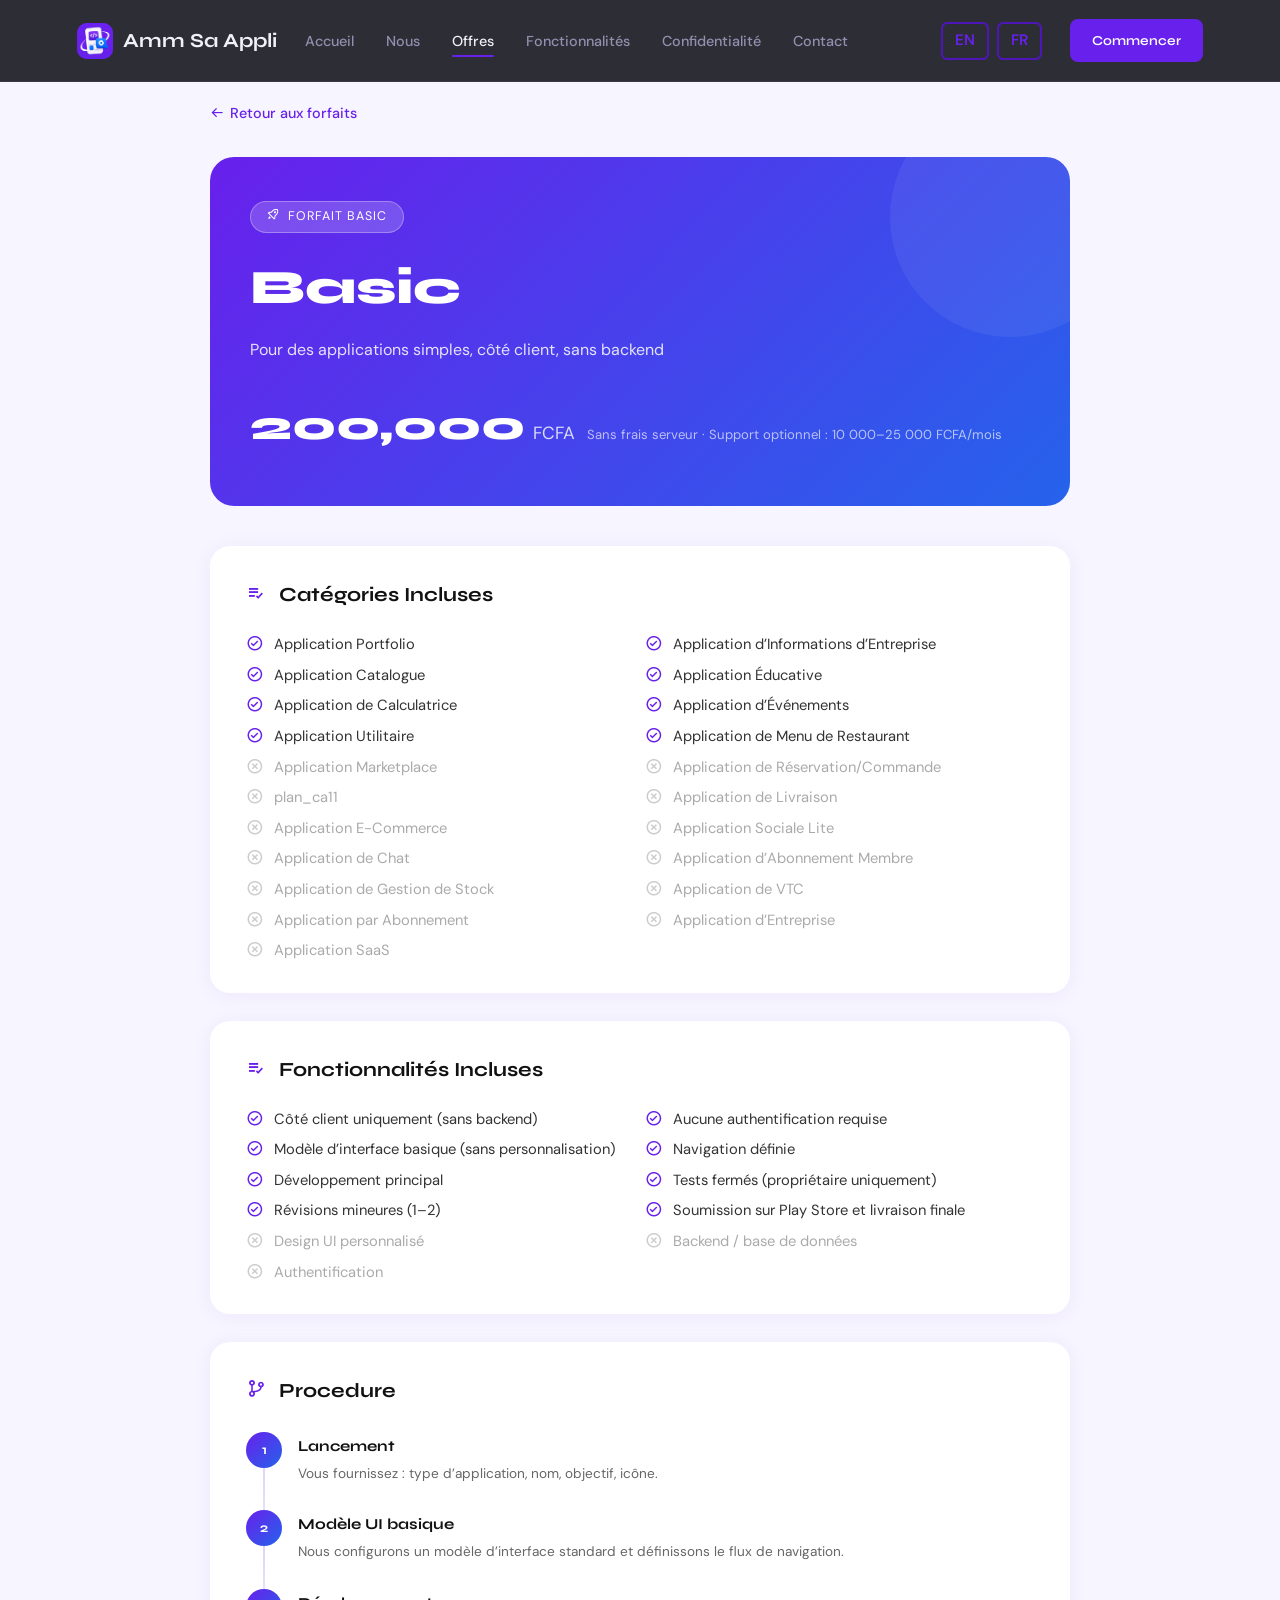
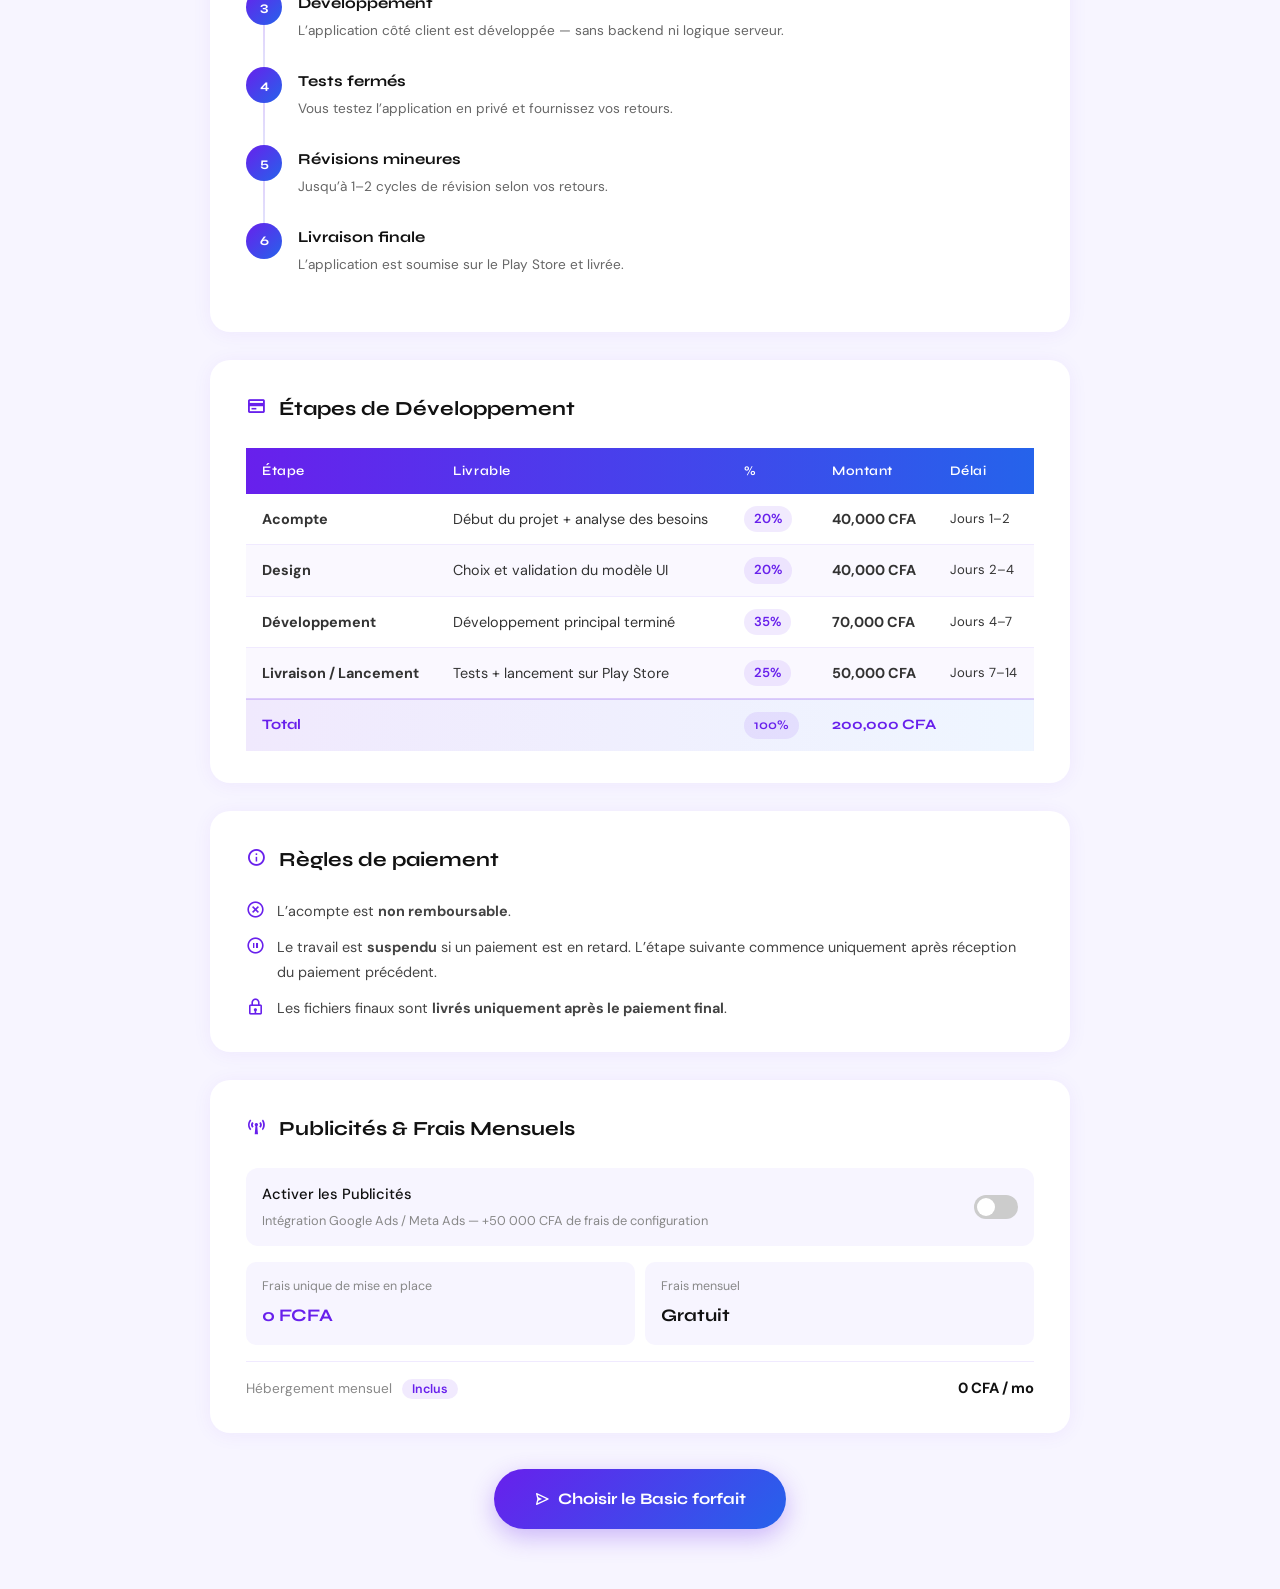
<file: plan.html>
<!DOCTYPE html>
<html lang="fr">
<head>
  <meta charset="UTF-8">
  <meta name="viewport" content="width=device-width, initial-scale=1.0">
  <title>Plan Details — Amm Sa Appli</title>
  <link href="images/logo.ico" rel="icon">
  <link href="https://unpkg.com/boxicons@2.1.4/css/boxicons.min.css" rel="stylesheet">
  <link href="https://fonts.googleapis.com/css2?family=Syne:wght@400;500;600;700;800&family=DM+Sans:ital,wght@0,300;0,400;0,500;1,300&display=swap" rel="stylesheet">
  <link rel="stylesheet" href="css/style.css">
  <style>
    /* ─── PAGE LAYOUT ─── */
    body { background: #f7f5ff; }

    .plan-detail-page {
      min-height: 100vh;
      padding: 100px 20px 60px;
      max-width: 900px;
      margin: 0 auto;
    }

    .back-btn {
      display: inline-flex;
      align-items: center;
      gap: 6px;
      font-family: 'DM Sans', sans-serif;
      font-size: 0.9rem;
      color: #6820EC;
      text-decoration: none;
      margin-bottom: 32px;
      font-weight: 500;
      transition: gap 0.2s;
    }
    .back-btn:hover { gap: 10px; }

    .lang-switches {
        display: flex;
        gap: 0.5rem;
        margin-left: 4rem;
    }

    .lang-switches .lang-btn {
        font-size: 0.95rem;
        font-weight: 600;
        padding: 0.25rem 0.75rem;
        border: 2px solid var(--primary-dark);
        color: var(--primary);        /* visible text color */
        border-radius: 0.4rem;
        margin-left: 0;
        text-decoration: none;
        transition: background 0.2s, color 0.2s;
    }

    .lang-switches .lang-btn:hover {
        background-color: var(--primary-dark);
        color: #fff;                        /* white text on hover */
    }

    .lang-switches .lang-btn.active {
        background-color: var(--primary);
        border-color: var(--primary);
        color: #fff;                        /* white text when active */
    }

    /* ─── PLAN HERO ─── */
    .plan-hero {
      background: linear-gradient(135deg, #6820EC 0%, #2563EB 100%);
      border-radius: 24px;
      padding: 44px 40px;
      color: #fff;
      margin-bottom: 40px;
      position: relative;
      overflow: hidden;
    }
    .plan-hero::before {
      content: '';
      position: absolute;
      top: -60px; right: -60px;
      width: 240px; height: 240px;
      border-radius: 50%;
      background: rgba(255,255,255,0.06);
    }
    .plan-hero-tag {
      display: inline-block;
      background: rgba(255,255,255,0.18);
      border: 1px solid rgba(255,255,255,0.3);
      border-radius: 100px;
      padding: 4px 16px;
      font-size: 0.78rem;
      letter-spacing: 0.08em;
      text-transform: uppercase;
      font-family: 'DM Sans', sans-serif;
      margin-bottom: 14px;
    }
    .plan-hero h1 {
      font-family: 'Syne', sans-serif;
      font-size: clamp(2rem, 5vw, 3rem);
      font-weight: 800;
      margin: 0 0 8px;
    }
    .plan-hero p {
      font-family: 'DM Sans', sans-serif;
      font-size: 1rem;
      opacity: 0.85;
      margin: 0 0 28px;
    }
    .plan-hero-price {
      display: flex;
      align-items: baseline;
      gap: 8px;
    }
    .plan-hero-price .amt {
      font-family: 'Syne', sans-serif;
      font-size: 2.6rem;
      font-weight: 800;
    }
    .plan-hero-price .cur { font-size: 1.1rem; opacity: 0.8; }
    .plan-hero-price .sub {
      font-size: 0.82rem;
      opacity: 0.65;
      font-family: 'DM Sans', sans-serif;
      margin-left: 4px;
    }

    /* ─── WHAT'S INCLUDED ─── */
    .section-card {
      background: #fff;
      border-radius: 20px;
      padding: 32px 36px;
      margin-bottom: 28px;
      box-shadow: 0 2px 20px rgba(104,32,236,0.06);
    }
    .section-card h2 {
      font-family: 'Syne', sans-serif;
      font-size: 1.25rem;
      font-weight: 700;
      margin: 0 0 22px;
      color: #111;
    }
    .section-card h2 i {
      margin-right: 8px;
      color: #6820EC;
    }

    .features-list {
      list-style: none;
      padding: 0; margin: 0;
      display: grid;
      grid-template-columns: 1fr 1fr;
      gap: 10px;
    }
    @media (max-width: 580px) {
      .features-list { grid-template-columns: 1fr; }
      .plan-hero { padding: 30px 22px; }
      .section-card { padding: 24px 20px; }
    }
    .features-list li {
      display: flex;
      align-items: flex-start;
      gap: 10px;
      font-family: 'DM Sans', sans-serif;
      font-size: 0.92rem;
      color: #333;
      line-height: 1.4;
    }
    .features-list li i {
      color: #6820EC;
      font-size: 1.1rem;
      margin-top: 1px;
      flex-shrink: 0;
    }
    .features-list li.muted { color: #aaa; }
    .features-list li.muted i { color: #ccc; }

    /* ─── WORKFLOW STEPS ─── */
    .workflow-steps {
      display: flex;
      flex-direction: column;
      gap: 0;
    }
    .workflow-step {
      display: flex;
      gap: 16px;
      align-items: flex-start;
      position: relative;
    }
    .workflow-step:not(:last-child)::after {
      content: '';
      position: absolute;
      left: 17px;
      top: 38px;
      width: 2px;
      height: calc(100% - 14px);
      background: linear-gradient(to bottom, #6820EC33, #2563EB22);
    }
    .step-dot {
      width: 36px;
      height: 36px;
      border-radius: 50%;
      background: linear-gradient(135deg, #6820EC, #2563EB);
      color: #fff;
      display: flex;
      align-items: center;
      justify-content: center;
      font-family: 'Syne', sans-serif;
      font-weight: 700;
      font-size: 0.82rem;
      flex-shrink: 0;
      margin-top: 2px;
    }
    .step-body {
      padding-bottom: 24px;
    }
    .step-body h4 {
      font-family: 'Syne', sans-serif;
      font-size: 0.95rem;
      font-weight: 700;
      margin: 4px 0 4px;
      color: #111;
    }
    .step-body p {
      font-family: 'DM Sans', sans-serif;
      font-size: 0.85rem;
      color: #666;
      margin: 0;
      line-height: 1.5;
    }

    /* ─── PAYMENT TABLE ─── */
    .milestone-table {
      width: 100%;
      border-collapse: collapse;
      font-family: 'DM Sans', sans-serif;
      font-size: 0.9rem;
    }
    .milestone-table thead tr {
      background: linear-gradient(90deg, #6820EC, #2563EB);
      color: #fff;
    }
    .milestone-table th {
      padding: 12px 16px;
      text-align: left;
      font-family: 'Syne', sans-serif;
      font-weight: 600;
      font-size: 0.82rem;
      letter-spacing: 0.04em;
    }
    .milestone-table td {
      padding: 12px 16px;
      border-bottom: 1px solid #f0eaff;
      color: #333;
      vertical-align: middle;
    }
    .milestone-table tbody tr:last-child td { border-bottom: none; }
    .milestone-table tbody tr:nth-child(even) { background: #faf8ff; }
    .milestone-table tbody tr:hover { background: #f0e9fd; }
    .pct-badge {
      display: inline-block;
      background: #6820EC18;
      color: #6820EC;
      border-radius: 100px;
      padding: 2px 10px;
      font-weight: 600;
      font-size: 0.82rem;
    }
    .amount-cell {
      font-weight: 700;
      color: #111;
    }
    .time-cell {
      color: #888;
      font-size: 0.82rem;
      white-space: nowrap;
    }
    .table-total {
      background: linear-gradient(90deg, #f0e9fd, #eff6ff) !important;
    }
    .table-total td {
      font-weight: 700;
      font-family: 'Syne', sans-serif;
      color: #6820EC;
      border-top: 2px solid #6820EC33;
    }

    /* ─── PAYMENT RULES ─── */
    .rules-list {
      list-style: none;
      padding: 0; margin: 0;
      display: flex;
      flex-direction: column;
      gap: 12px;
    }
    .rules-list li {
      display: flex;
      gap: 12px;
      align-items: flex-start;
      font-family: 'DM Sans', sans-serif;
      font-size: 0.9rem;
      color: #444;
    }
    .rules-list li i {
      color: #6820EC;
      font-size: 1.2rem;
      flex-shrink: 0;
      margin-top: 1px;
    }

    /* ─── CTA ─── */
    .plan-cta {
      text-align: center;
      margin-top: 36px;
    }
    .plan-cta a {
      display: inline-flex;
      align-items: center;
      gap: 8px;
      background: linear-gradient(135deg, #6820EC, #2563EB);
      color: #fff;
      font-family: 'Syne', sans-serif;
      font-weight: 700;
      font-size: 1rem;
      padding: 16px 40px;
      border-radius: 100px;
      text-decoration: none;
      box-shadow: 0 8px 24px rgba(104,32,236,0.3);
      transition: transform 0.2s, box-shadow 0.2s;
    }
    .plan-cta a:hover {
      transform: translateY(-2px);
      box-shadow: 0 12px 32px rgba(104,32,236,0.4);
    }

    /* ─── HEADER (simplified) ─── */
    .header { position: fixed; }
  </style>
</head>
<body>

  <!-- HEADER -->
  <header class="header">
    <a href="index.html#home" class="logo">
        <span class="logo-icon"><img src="images/logo.jpeg" alt="Amm Sa Appli logo" style="width:100%;height:100%;object-fit:cover;border-radius:10px;display:block;"></span>
        Amm Sa Appli
    </a>
    <nav class="navbar">
        <a href="index.html#home" data-lang="nav_home">Home</a>
        <a href="index.html#about" data-lang="nav_about">About</a>
        <a href="index.html#plans" class="active" data-lang="nav_plans">Plans</a>
        <a href="index.html#features" data-lang="nav_features">Features</a>
        <a href="index.html#policy" data-lang="nav_privacy">Privacy</a>
        <a href="index.html#contact" data-lang="nav_contact">Contact</a>
    </nav>
    <div class="lang-switches">
        <a href="#" class="lang-btn" onclick="changeLanguage('en'); return false;">EN</a>
        <a href="#" class="lang-btn" onclick="changeLanguage('fr'); return false;">FR</a>
    </div>
    <a href="#" class="btn-header" data-lang="nav_get_started"
      onclick="window.location.href='index.html?plan=' + getPlanFromURL() + '#contact'; return false;">
      Get Started
    </a>
    <i class='bx bx-menu' id="menu-icon"></i>
    </header>

    <div class="plan-detail-page" id="planPage">
    <!-- Content injected by JS -->
  </div>

  <script src="languages/en.js"></script>
  <script src="languages/fr.js"></script>
  <script src="js/language.js"></script>
  <script src="js/script.js"></script>
  <script>
    function t(key) {
        const lang = localStorage.getItem('lang') || 'fr';
        const map = lang === 'en' ? en : fr;
        return map[key] || key;
    }

    const TRAFFIC_OPTIONS = [
      { label: '~500',   fee: 35000 },
      { label: '~1,000', fee: 65000 },
      { label: '~2,500', fee: 150000 },
      { label: '~5,000', fee: 280000 },
    ];

    const PLANS = {
        basic: {
        tag: () => t('basic_tag'),
        name: () => t('basic_name'),
        subtitle: () => t('basic_detail_subtitle'),
        price: '200,000', currency: 'FCFA',
        priceNote: () => t('basic_detail_price_note'),
        color1: '#6820EC', color2: '#2563EB', icon: 'bx-rocket',
        adsSetupFee: 50000,
        hosting: 0,
        categories: [
            { key: 'plan_ca1', ok: true }, { key: 'plan_ca2', ok: true },
            { key: 'plan_ca3', ok: true }, { key: 'plan_ca4', ok: true },
            { key: 'plan_ca5', ok: true }, { key: 'plan_ca6', ok: true },
            { key: 'plan_ca7', ok: true }, { key: 'plan_ca8', ok: true },
            { key: 'plan_ca9', ok: false }, { key: 'plan_ca10', ok: false },
            { key: 'plan_ca11', ok: false }, { key: 'plan_ca12', ok: false },
            { key: 'plan_ca13', ok: false }, { key: 'plan_ca14', ok: false },
            { key: 'plan_ca15', ok: false }, { key: 'plan_ca16', ok: false },
            { key: 'plan_ca17', ok: false }, { key: 'plan_ca18', ok: false },
            { key: 'plan_ca19', ok: false }, { key: 'plan_ca20', ok: false },
            { key: 'plan_ca21', ok: false },
        ],
        included: [
            { key: 'basic_di1', ok: true }, { key: 'basic_di2', ok: true },
            { key: 'basic_di3', ok: true }, { key: 'basic_di4', ok: true },
            { key: 'basic_di5', ok: true }, { key: 'basic_di6', ok: true },
            { key: 'basic_di7', ok: true }, { key: 'basic_di8', ok: true },
            { key: 'basic_di9', ok: false }, { key: 'basic_di10', ok: false },
            { key: 'basic_di11', ok: false },
        ],
        workflow: [
            { labelKey: 'basic_wf1_label', descKey: 'basic_wf1_desc' },
            { labelKey: 'basic_wf2_label', descKey: 'basic_wf2_desc' },
            { labelKey: 'basic_wf3_label', descKey: 'basic_wf3_desc' },
            { labelKey: 'basic_wf4_label', descKey: 'basic_wf4_desc' },
            { labelKey: 'basic_wf5_label', descKey: 'basic_wf5_desc' },
            { labelKey: 'basic_wf6_label', descKey: 'basic_wf6_desc' },
        ],
        milestones: [
            { nameKey: 'basic_ms1_name', delKey: 'basic_ms1_del', pct: '20%', amount: '40,000 CFA', timeKey: 'basic_ms1_time' },
            { nameKey: 'basic_ms2_name', delKey: 'basic_ms2_del', pct: '20%', amount: '40,000 CFA', timeKey: 'basic_ms2_time' },
            { nameKey: 'basic_ms3_name', delKey: 'basic_ms3_del', pct: '35%', amount: '70,000 CFA', timeKey: 'basic_ms3_time' },
            { nameKey: 'basic_ms4_name', delKey: 'basic_ms4_del', pct: '25%', amount: '50,000 CFA', timeKey: 'basic_ms4_time' },
        ],
        total: '200,000 CFA',
        },

        medium: {
        tag: () => t('medium_tag'),
        name: () => t('medium_name'),
        subtitle: () => t('medium_detail_subtitle'),
        price: '600,000', currency: 'FCFA',
        priceNote: () => t('medium_detail_price_note'),
        color1: '#6820EC', color2: '#2563EB', icon: 'bx-diamond',
        adsSetupFee: 75000,
        hosting: 30000,
        categories: [
            { key: 'plan_ca1', ok: true }, { key: 'plan_ca2', ok: true },
            { key: 'plan_ca3', ok: true }, { key: 'plan_ca4', ok: true },
            { key: 'plan_ca5', ok: true }, { key: 'plan_ca6', ok: true },
            { key: 'plan_ca7', ok: true }, { key: 'plan_ca8', ok: true },
            { key: 'plan_ca9', ok: true }, { key: 'plan_ca10', ok: true },
            { key: 'plan_ca11', ok: true }, { key: 'plan_ca12', ok: true },
            { key: 'plan_ca13', ok: true }, { key: 'plan_ca14', ok: true },
            { key: 'plan_ca15', ok: true }, { key: 'plan_ca16', ok: true },
            { key: 'plan_ca17', ok: true }, { key: 'plan_ca18', ok: false },
            { key: 'plan_ca19', ok: false }, { key: 'plan_ca20', ok: false },
            { key: 'plan_ca21', ok: false },
        ],
        included: [
            { key: 'medium_di1', ok: true }, { key: 'medium_di2', ok: true },
            { key: 'medium_di3', ok: true }, { key: 'medium_di4', ok: true },
            { key: 'medium_di5', ok: true }, { key: 'medium_di6', ok: true },
            { key: 'medium_di7', ok: true }, { key: 'medium_di8', ok: true },
            { key: 'medium_di9', ok: true }, { key: 'medium_di10', ok: false },
            { key: 'medium_di11', ok: false },
        ],
        workflow: [
            { labelKey: 'medium_wf1_label', descKey: 'medium_wf1_desc' },
            { labelKey: 'medium_wf2_label', descKey: 'medium_wf2_desc' },
            { labelKey: 'medium_wf3_label', descKey: 'medium_wf3_desc' },
            { labelKey: 'medium_wf4_label', descKey: 'medium_wf4_desc' },
            { labelKey: 'medium_wf5_label', descKey: 'medium_wf5_desc' },
            { labelKey: 'medium_wf6_label', descKey: 'medium_wf6_desc' },
            { labelKey: 'medium_wf7_label', descKey: 'medium_wf7_desc' },
        ],
        milestones: [
            { nameKey: 'medium_ms1_name', delKey: 'medium_ms1_del', pct: '20%', amount: '120,000 CFA', timeKey: 'medium_ms1_time' },
            { nameKey: 'medium_ms2_name', delKey: 'medium_ms2_del', pct: '15%', amount: '90,000 CFA',  timeKey: 'medium_ms2_time' },
            { nameKey: 'medium_ms3_name', delKey: 'medium_ms3_del', pct: '20%', amount: '120,000 CFA', timeKey: 'medium_ms3_time' },
            { nameKey: 'medium_ms4_name', delKey: 'medium_ms4_del', pct: '25%', amount: '150,000 CFA', timeKey: 'medium_ms4_time' },
            { nameKey: 'medium_ms5_name', delKey: 'medium_ms5_del', pct: '10%', amount: '60,000 CFA',  timeKey: 'medium_ms5_time' },
            { nameKey: 'medium_ms6_name', delKey: 'medium_ms6_del', pct: '10%', amount: '60,000 CFA',  timeKey: 'medium_ms6_time' },
        ],
        total: '600,000 CFA',
        },

        pro: {
        tag: () => t('pro_tag'),
        name: () => t('pro_name'),
        subtitle: () => t('pro_detail_subtitle'),
        price: '1,400,000', currency: 'FCFA',
        priceNote: () => t('pro_detail_price_note'),
        color1: '#1a0a3d', color2: '#6820EC', icon: 'bx-crown',
        adsSetupFee: 90000,
        hosting: 100000,
        categories: [
            { key: 'plan_ca1', ok: true }, { key: 'plan_ca2', ok: true },
            { key: 'plan_ca3', ok: true }, { key: 'plan_ca4', ok: true },
            { key: 'plan_ca5', ok: true }, { key: 'plan_ca6', ok: true },
            { key: 'plan_ca7', ok: true }, { key: 'plan_ca8', ok: true },
            { key: 'plan_ca9', ok: true }, { key: 'plan_ca10', ok: true },
            { key: 'plan_ca11', ok: true }, { key: 'plan_ca12', ok: true },
            { key: 'plan_ca13', ok: true }, { key: 'plan_ca14', ok: true },
            { key: 'plan_ca15', ok: true }, { key: 'plan_ca16', ok: true },
            { key: 'plan_ca17', ok: true }, { key: 'plan_ca18', ok: true },
            { key: 'plan_ca19', ok: true }, { key: 'plan_ca20', ok: true },
            { key: 'plan_ca21', ok: true },
        ],
        included: [
            { key: 'pro_di1', ok: true }, { key: 'pro_di2', ok: true },
            { key: 'pro_di3', ok: true }, { key: 'pro_di4', ok: true },
            { key: 'pro_di5', ok: true }, { key: 'pro_di6', ok: true },
            { key: 'pro_di7', ok: true }, { key: 'pro_di8', ok: true },
            { key: 'pro_di9', ok: true }, { key: 'pro_di10', ok: true },
            { key: 'pro_di11', ok: true },
        ],
        workflow: [
            { labelKey: 'pro_wf1_label', descKey: 'pro_wf1_desc' },
            { labelKey: 'pro_wf2_label', descKey: 'pro_wf2_desc' },
            { labelKey: 'pro_wf3_label', descKey: 'pro_wf3_desc' },
            { labelKey: 'pro_wf4_label', descKey: 'pro_wf4_desc' },
            { labelKey: 'pro_wf5_label', descKey: 'pro_wf5_desc' },
            { labelKey: 'pro_wf6_label', descKey: 'pro_wf6_desc' },
            { labelKey: 'pro_wf7_label', descKey: 'pro_wf7_desc' },
            { labelKey: 'pro_wf8_label', descKey: 'pro_wf8_desc' },
        ],
        milestones: [
            { nameKey: 'pro_ms1_name', delKey: 'pro_ms1_del', pct: '20%', amount: '280,000 CFA', timeKey: 'pro_ms1_time' },
            { nameKey: 'pro_ms2_name', delKey: 'pro_ms2_del', pct: '15%', amount: '210,000 CFA', timeKey: 'pro_ms2_time' },
            { nameKey: 'pro_ms3_name', delKey: 'pro_ms3_del', pct: '15%', amount: '210,000 CFA', timeKey: 'pro_ms3_time' },
            { nameKey: 'pro_ms4_name', delKey: 'pro_ms4_del', pct: '20%', amount: '280,000 CFA', timeKey: 'pro_ms4_time' },
            { nameKey: 'pro_ms5_name', delKey: 'pro_ms5_del', pct: '15%', amount: '210,000 CFA', timeKey: 'pro_ms5_time' },
            { nameKey: 'pro_ms6_name', delKey: 'pro_ms6_del', pct: '10%', amount: '140,000 CFA', timeKey: 'pro_ms6_time' },
            { nameKey: 'pro_ms7_name', delKey: 'pro_ms7_del', pct: '5%',  amount: '70,000 CFA',  timeKey: 'pro_ms7_time' },
        ],
        total: '1,400,000 CFA',
        },
    };

    function getPlanFromURL() {
        const params = new URLSearchParams(window.location.search);
        return params.get('plan') || 'basic';
    }

    function updateAdsFees(planKey) {
      const plan = PLANS[planKey];
      const adsOn = document.getElementById('adsToggle').checked;
      const trafficRow = document.getElementById('adsTrafficRow');
      const trafficFee = parseInt(document.getElementById('trafficSelect')?.value || 35000);
      const slider = document.getElementById('adsSlider');
      const thumb = document.getElementById('adsThumb');

      trafficRow.style.display = adsOn ? 'block' : 'none';
      slider.style.background = adsOn ? '#6820EC' : '#ccc';
      thumb.style.transform = adsOn ? 'translateX(20px)' : 'translateX(0)';

    
      const setupTotal = adsOn ? plan.adsSetupFee : 0;
      const monthlyTotal = plan.hosting + (adsOn ? trafficFee : 0);

      document.getElementById('adsTotalSetup').textContent =
        setupTotal.toLocaleString('fr-FR') + ' ' + plan.currency;
      document.getElementById('adsTotalMonthly').textContent =
        monthlyTotal > 0 ? monthlyTotal.toLocaleString('fr-FR') + ' CFA / mo' : t('plan_ads_free');
    }

    function renderPlan(planKey) {
        const plan = PLANS[planKey];
        if (!plan) {
        document.getElementById('planPage').innerHTML = '<p>Plan not found. <a href="index.html#plans">Go back</a></p>';
        return;
        }

        const name     = plan.name();
        const tag      = plan.tag();
        const subtitle = plan.subtitle();
        const priceNote = plan.priceNote();
        document.title = `${name} — Amm Sa Appli`;

        const workflowHTML = plan.workflow.map((s, i) => `
        <div class="workflow-step">
            <div class="step-dot">${i + 1}</div>
            <div class="step-body">
            <h4>${t(s.labelKey)}</h4>
            <p>${t(s.descKey)}</p>
            </div>
        </div>
        `).join('');

        const milestonesHTML = plan.milestones.map(m => `
        <tr>
            <td><strong>${t(m.nameKey)}</strong></td>
            <td>${t(m.delKey)}</td>
            <td><span class="pct-badge">${m.pct}</span></td>
            <td class="amount-cell">${m.amount}</td>
            <td class="time-cell">${t(m.timeKey)}</td>
        </tr>
        `).join('');

        const categoriesHTML = plan.categories.map(f => `
        <li class="${f.ok ? '' : 'muted'}">
            <i class='bx ${f.ok ? 'bx-check-circle' : 'bx-x-circle'}'></i>
            ${t(f.key)}
        </li>
        `).join('');

        const includedHTML = plan.included.map(f => `
        <li class="${f.ok ? '' : 'muted'}">
            <i class='bx ${f.ok ? 'bx-check-circle' : 'bx-x-circle'}'></i>
            ${t(f.key)}
        </li>
        `).join('');

        document.getElementById('planPage').innerHTML = `
        <a href="index.html#plans" class="back-btn">
            <i class='bx bx-arrow-back'></i> ${t('plan_back')}
        </a>

        <div class="plan-hero" style="background: linear-gradient(135deg, ${plan.color1} 0%, ${plan.color2} 100%);">
            <div class="plan-hero-tag"><i class='bx ${plan.icon}'></i> &nbsp;${tag}</div>
            <h1>${name}</h1>
            <p>${subtitle}</p>
            <div class="plan-hero-price">
            <span class="amt">${plan.price}</span>
            <span class="cur">${plan.currency}</span>
            <span class="sub">${priceNote}</span>
            </div>
        </div>

        <div class="section-card">
            <h2><i class='bx bx-list-check'></i> ${t('plan_categories_included')}</h2>
            <ul class="features-list">${categoriesHTML}</ul>
        </div>

        <div class="section-card">
            <h2><i class='bx bx-list-check'></i> ${t('plan_whats_included')}</h2>
            <ul class="features-list">${includedHTML}</ul>
        </div>

        <div class="section-card">
            <h2><i class='bx bx-git-branch'></i> ${t('plan_workflow_title')}</h2>
            <div class="workflow-steps">${workflowHTML}</div>
        </div>

        <div class="section-card">
            <h2><i class='bx bx-credit-card'></i> ${t('plan_payment_title')}</h2>
            <div style="overflow-x:auto;">
            <table class="milestone-table">
                <thead>
                <tr>
                    <th>${t('plan_th_milestone')}</th>
                    <th>${t('plan_th_deliverable')}</th>
                    <th>%</th>
                    <th>${t('plan_th_amount')}</th>
                    <th>${t('plan_th_timeline')}</th>
                </tr>
                </thead>
                <tbody>
                ${milestonesHTML}
                <tr class="table-total">
                    <td colspan="2"><strong>${t('plan_total')}</strong></td>
                    <td><span class="pct-badge">100%</span></td>
                    <td colspan="2"><strong>${plan.total}</strong></td>
                </tr>
                </tbody>
            </table>
            </div>
        </div>

        <div class="section-card">
            <h2><i class='bx bx-info-circle'></i> ${t('plan_rules_title')}</h2>
            <ul class="rules-list">
            <li><i class='bx bx-x-circle'></i> <span>${t('plan_rule1')}</span></li>
            <li><i class='bx bx-pause-circle'></i> <span>${t('plan_rule2')}</span></li>
            <li><i class='bx bx-lock'></i> <span>${t('plan_rule3')}</span></li>
            </ul>
        </div>

        <div class="section-card">
          <h2><i class='bx bx-broadcast'></i> ${t('plan_ads_title')}</h2>

          <div style="display:flex;align-items:center;justify-content:space-between;background:#f7f5ff;border-radius:12px;padding:14px 16px;margin-bottom:16px;">
            <div>
              <div style="font-family:'DM Sans',sans-serif;font-size:0.92rem;font-weight:500;color:#111;">${t('plan_ads_toggle_label')}</div>
              <div style="font-family:'DM Sans',sans-serif;font-size:0.8rem;color:#888;margin-top:3px;">${t('plan_ads_toggle_sub')}</div>
            </div>
            <label style="position:relative;width:44px;height:24px;cursor:pointer;display:inline-block;">
              <input type="checkbox" id="adsToggle" onchange="updateAdsFees('${planKey}')"
                style="opacity:0;width:0;height:0;position:absolute;">
              <span id="adsSlider" style="position:absolute;inset:0;background:#ccc;border-radius:24px;transition:0.3s;">
                <span id="adsThumb" style="position:absolute;height:18px;width:18px;left:3px;bottom:3px;background:#fff;border-radius:50%;transition:0.3s;display:block;"></span>
              </span>
            </label>
          </div>

          <div id="adsTrafficRow" style="display:none;margin-bottom:16px;">
            <label style="font-family:'DM Sans',sans-serif;font-size:0.85rem;color:#666;display:block;margin-bottom:6px;">${t('plan_ads_traffic_label')}</label>
            <select id="trafficSelect" onchange="updateAdsFees('${planKey}')"
              style="width:100%;padding:10px 12px;border-radius:8px;border:1px solid #e0d9ff;font-family:'DM Sans',sans-serif;font-size:0.9rem;background:#fff;color:#333;">
              ${TRAFFIC_OPTIONS.map(o => `<option value="${o.fee}">${o.label} ${t('plan_ads_users')} — ${o.fee.toLocaleString('fr-FR')} CFA/mo</option>`).join('')}
            </select>
          </div>

          <div style="display:grid;grid-template-columns:1fr 1fr;gap:10px;margin-bottom:16px;">
            <div style="background:#f7f5ff;border-radius:10px;padding:14px 16px;">
              <div style="font-family:'DM Sans',sans-serif;font-size:0.78rem;color:#888;margin-bottom:4px;">${t('plan_ads_setup_label')}</div>
              <div id="adsTotalSetup" style="font-family:'Syne',sans-serif;font-size:1.1rem;font-weight:700;color:#6820EC;">
                0 ${plan.currency}
              </div>
            </div>
            <div style="background:#f7f5ff;border-radius:10px;padding:14px 16px;">
              <div style="font-family:'DM Sans',sans-serif;font-size:0.78rem;color:#888;margin-bottom:4px;">${t('plan_ads_monthly_label')}</div>
              <div id="adsTotalMonthly" style="font-family:'Syne',sans-serif;font-size:1.1rem;font-weight:700;color:#111;">
                ${plan.hosting > 0 ? plan.hosting.toLocaleString('fr-FR') + ' CFA / mo' : t('plan_ads_free')}
              </div>
            </div>
          </div>

          <div style="border-top:1px solid #f0eaff;padding-top:14px;display:flex;align-items:center;justify-content:space-between;">
            <span style="font-family:'DM Sans',sans-serif;font-size:0.85rem;color:#888;">
              ${t('plan_ads_hosting_label')}
              <span style="background:#6820EC18;color:#6820EC;border-radius:100px;padding:2px 10px;font-size:0.78rem;font-weight:600;margin-left:6px;">
                ${plan.hosting > 0 ? plan.hosting.toLocaleString('fr-FR') + ' CFA/mo' : t('plan_ads_included')}
              </span>
            </span>
            <span style="font-family:'DM Sans',sans-serif;font-size:0.92rem;font-weight:700;color:#111;">
              ${plan.hosting > 0 ? plan.hosting.toLocaleString('fr-FR') + ' CFA / mo' : '0 CFA / mo'}
            </span>
          </div>
        </div>

        <div class="plan-cta">
            <a href="index.html#contact">
            <i class='bx bx-send'></i> ${t('plan_cta_prefix')} ${name} ${t('plan_cta_suffix')}
            </a>
        </div>
        `;
    }

    renderPlan(getPlanFromURL());

    // Re-render when language changes so injected content updates too
    const _origChangeLanguage = window.changeLanguage;
    window.changeLanguage = function(lang) {
        _origChangeLanguage(lang);
        renderPlan(getPlanFromURL());
    };
  </script>
</body>
</html>
</file>
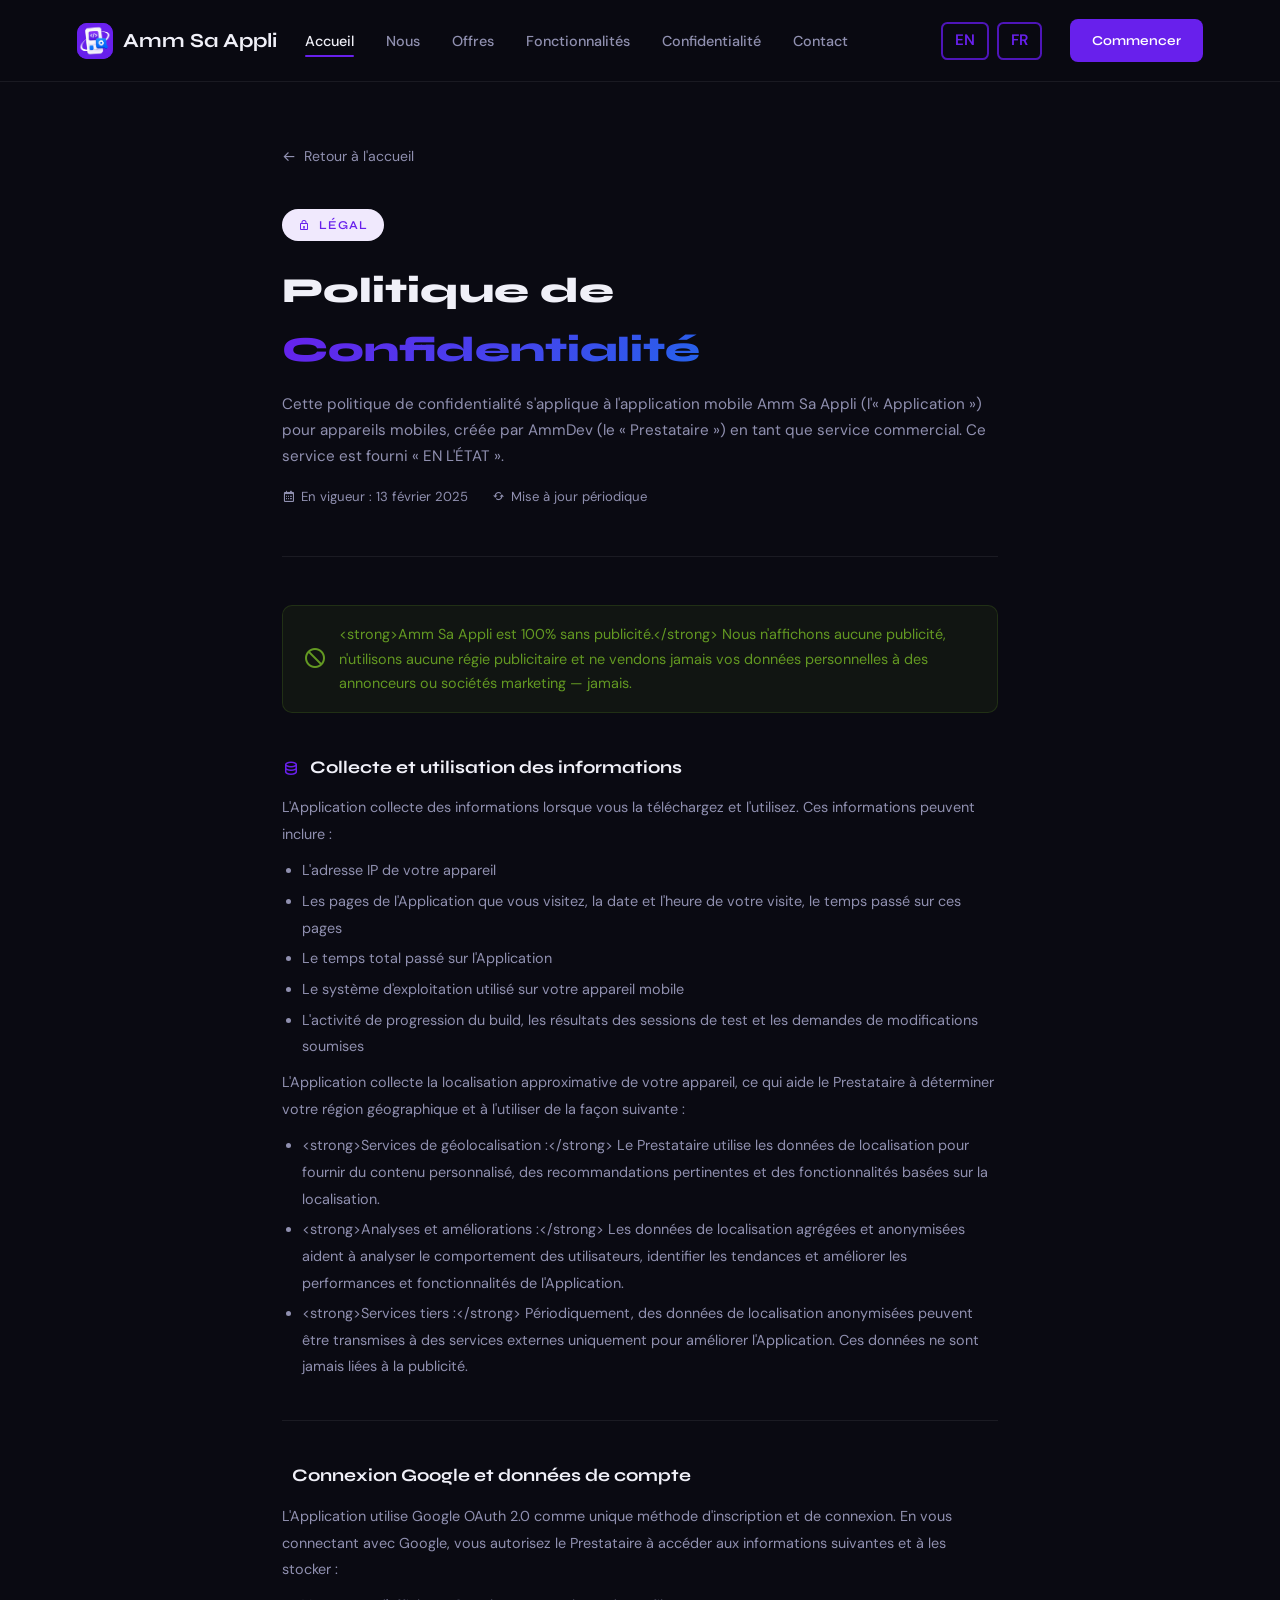
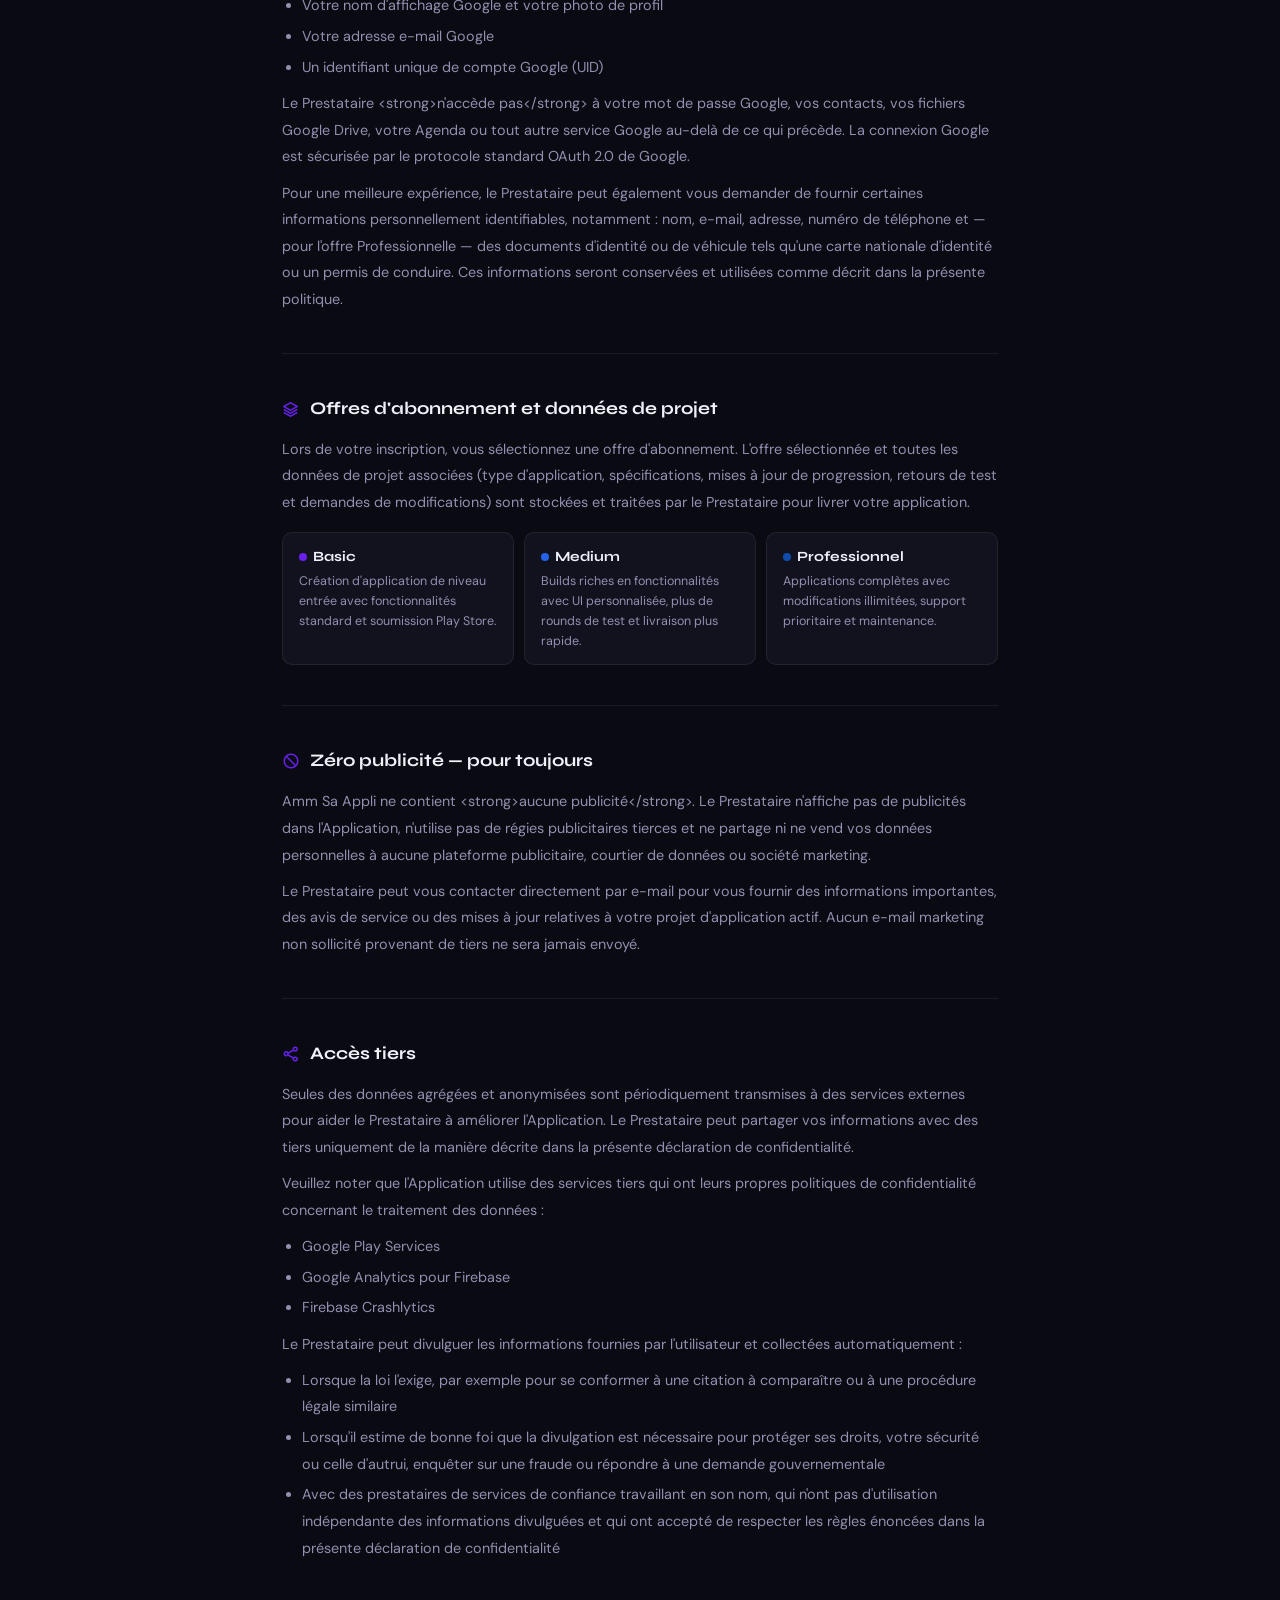
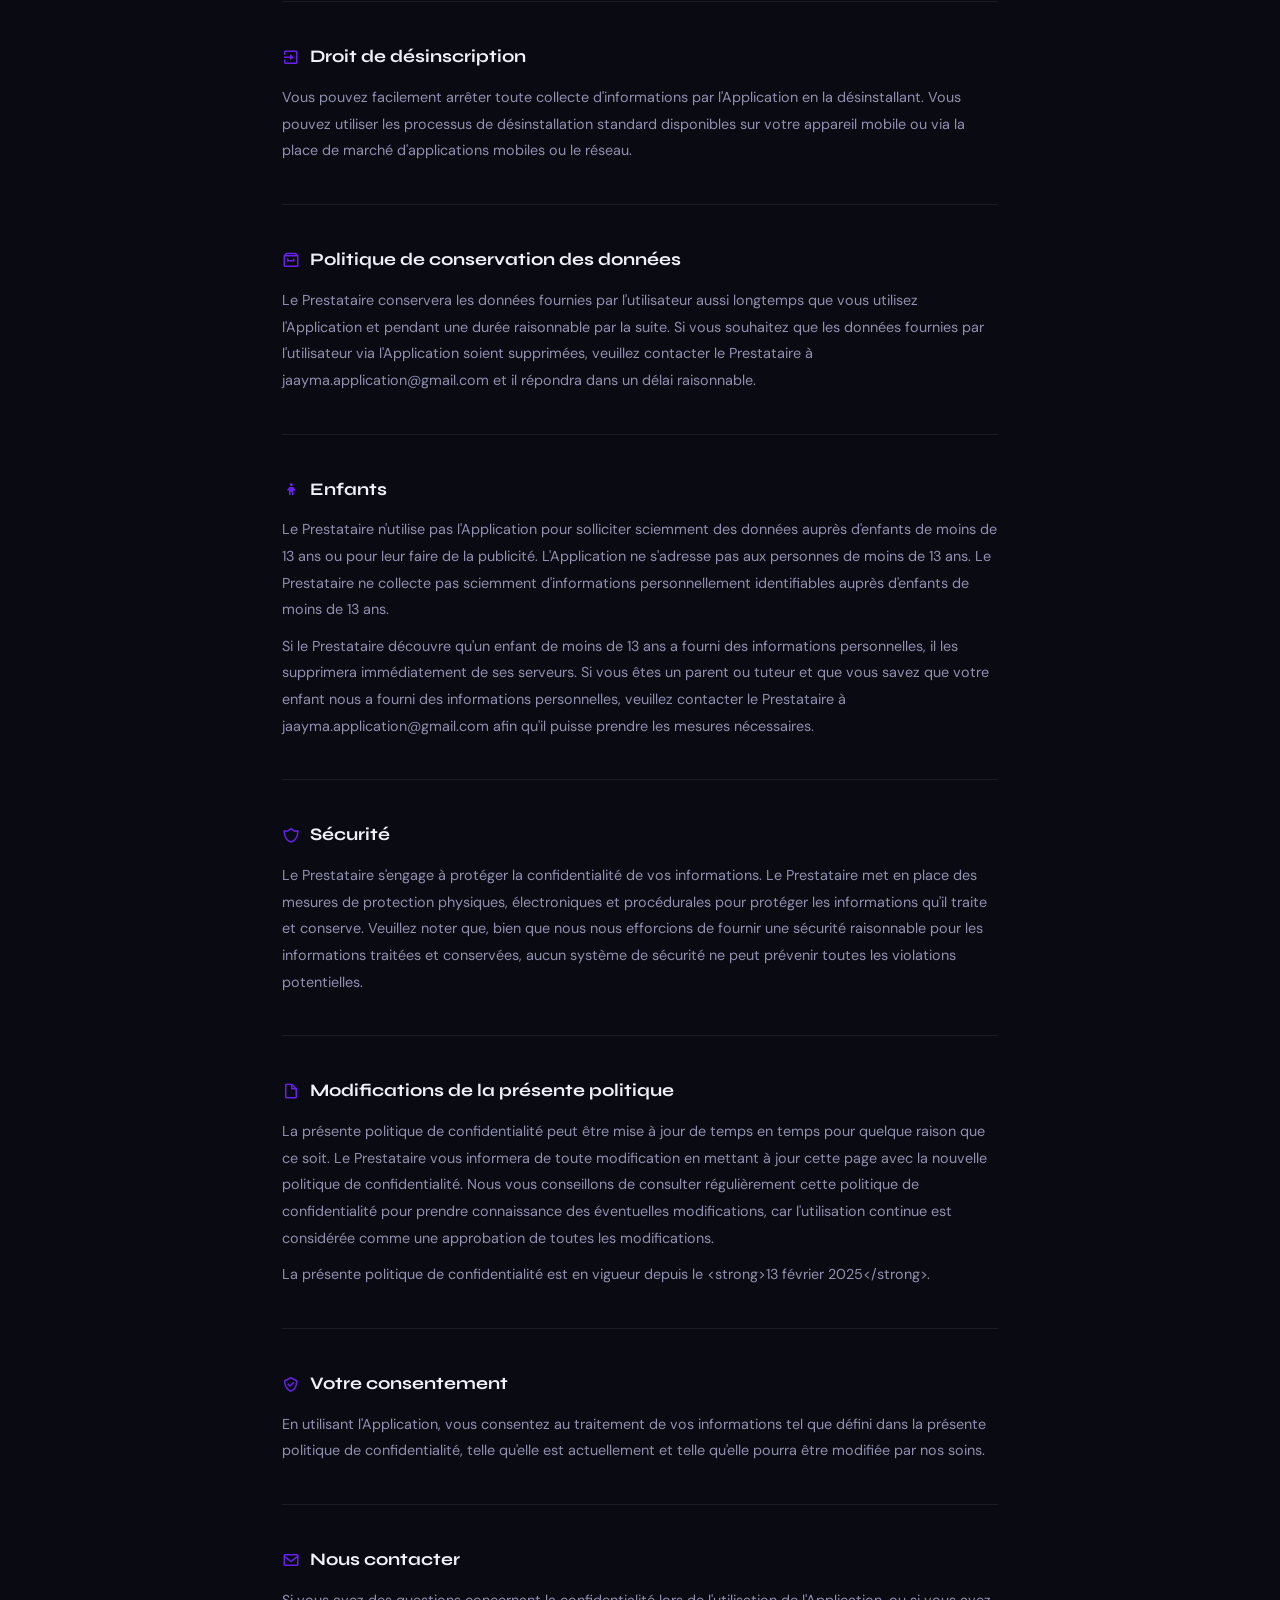
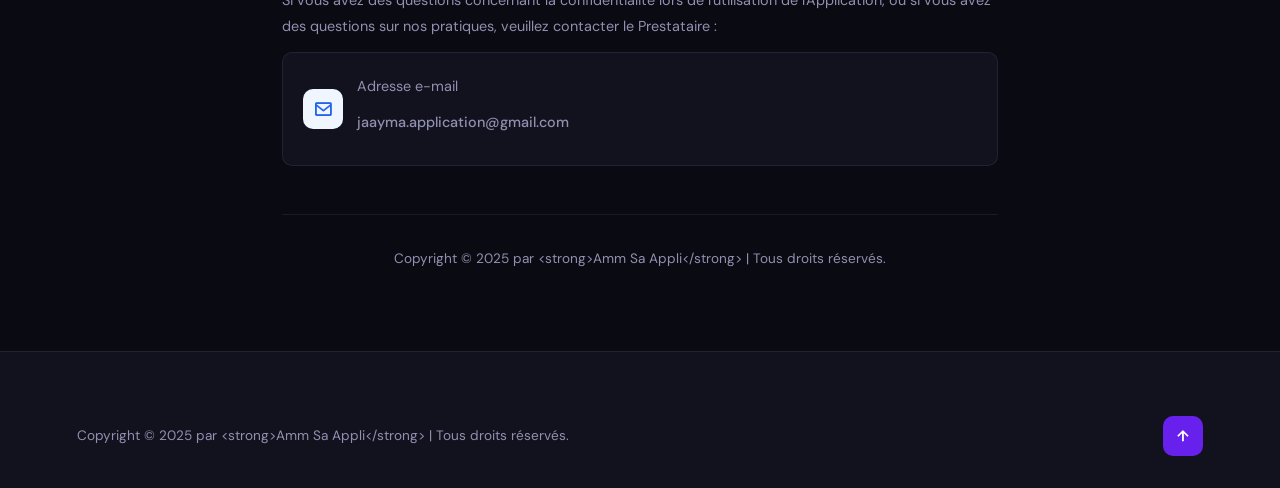
<file: policy.html>
<!DOCTYPE html>
<html lang="fr">
<head>
  <meta charset="UTF-8">
  <meta name="viewport" content="width=device-width, initial-scale=1.0">
  <title>Privacy Policy — Amm Sa Appli</title>
  <link href="images/logo.ico" rel="icon">
  <link href="https://unpkg.com/boxicons@2.1.4/css/boxicons.min.css" rel="stylesheet">
  <link href="https://fonts.googleapis.com/css2?family=Syne:wght@400;500;600;700;800&family=DM+Sans:ital,wght@0,300;0,400;0,500;1,300&display=swap" rel="stylesheet">
  <link rel="stylesheet" href="css/style.css">
  <script src="languages/en.js"></script>
  <script src="languages/fr.js"></script>
  <script src="js/language.js"></script>
  <style>
    .policy-page { max-width: 780px; margin: 0 auto; padding: 9rem 2rem 5rem; }
    .pp-back { display: inline-flex; align-items: center; gap: 8px; font-size: 0.88rem; color: var(--text-muted); margin-bottom: 2.5rem; transition: var(--transition); }
    .pp-back:hover { color: var(--primary); }
    .pp-hero { margin-bottom: 3rem; padding-bottom: 3rem; border-bottom: 1px solid var(--border); }
    .pp-hero h1 { font-family: var(--font-display); font-size: 2.2rem; font-weight: 800; margin-bottom: 0.75rem; }
    .pp-hero p { font-size: 0.95rem; color: var(--text-muted); }
    .pp-hero .pp-meta { display: flex; gap: 1.5rem; margin-top: 1rem; flex-wrap: wrap; }
    .pp-hero .pp-meta span { font-size: 0.82rem; color: var(--text-muted); display: flex; align-items: center; gap: 6px; }
    .pp-no-ads-banner { display: flex; align-items: center; gap: 12px; background: rgba(99,153,34,0.08); border: 1px solid rgba(99,153,34,0.2); border-radius: var(--radius-sm); padding: 1rem 1.25rem; margin-bottom: 2.5rem; }
    .pp-no-ads-banner i { font-size: 24px; color: #639922; flex-shrink: 0; }
    .pp-no-ads-banner p { font-size: 0.9rem; color: #639922; margin: 0; }
    .pp-section { margin-bottom: 2.5rem; }
    .pp-section h2 { font-family: var(--font-display); font-size: 1.1rem; font-weight: 700; margin-bottom: 0.75rem; display: flex; align-items: center; gap: 10px; color: var(--text); }
    .pp-section h2 i { font-size: 18px; color: var(--primary); }
    .pp-section p { font-size: 0.9rem; color: var(--text-muted); line-height: 1.85; margin-bottom: 0.6rem; }
    .pp-section ul { padding-left: 1.25rem; margin-bottom: 0.6rem; }
    .pp-section ul li { font-size: 0.9rem; color: var(--text-muted); line-height: 1.85; margin-bottom: 4px; }
    .pp-section a { color: var(--secondary); }
    .pp-divider { height: 1px; background: var(--border); margin-bottom: 2.5rem; }
    .pp-tiers { display: grid; grid-template-columns: repeat(3, 1fr); gap: 10px; margin: 1rem 0; }
    .pp-tier { background: var(--bg-card); border: 1px solid var(--border); border-radius: var(--radius-sm); padding: 0.75rem 1rem; }
    .pp-tier h4 { font-family: var(--font-display); font-size: 0.88rem; font-weight: 700; margin-bottom: 4px; display: flex; align-items: center; gap: 6px; }
    .pp-tier p { font-size: 0.78rem; color: var(--text-muted); line-height: 1.6; margin: 0; }
    .pp-dot { width: 8px; height: 8px; border-radius: 50%; display: inline-block; flex-shrink: 0; }
    .pp-contact-card { background: var(--bg-card); border: 1px solid var(--border); border-radius: var(--radius-sm); padding: 1.25rem; display: flex; align-items: center; gap: 14px; margin-top: 0.75rem; }
    .pp-contact-icon { width: 40px; height: 40px; border-radius: 10px; background: var(--secondary-light); color: var(--secondary); display: flex; align-items: center; justify-content: center; font-size: 20px; flex-shrink: 0; }
    .pp-contact-label { font-size: 0.75rem; color: var(--text-muted); margin-bottom: 3px; }
    .pp-contact-val { font-size: 0.9rem; color: var(--secondary); font-weight: 500; }
    .pp-footer-note { margin-top: 3rem; padding-top: 2rem; border-top: 1px solid var(--border); text-align: center; font-size: 0.85rem; color: var(--text-muted); }
    @media (max-width: 520px) { .pp-tiers { grid-template-columns: 1fr; } }
  </style>
</head>
<body>

  <header class="header">
    <a href="#home" class="logo">
      <span class="logo-icon"><img src="images/logo.jpeg" alt="Amm Sa Appli logo" style="width:100%;height:100%;object-fit:cover;border-radius:10px;display:block;"></span>
      Amm Sa Appli
    </a>

    <nav class="navbar">
      <a href="#home" class="active" data-lang="nav_home">Home</a>
      <a href="#about" data-lang="nav_about">About</a>
      <a href="#plans" data-lang="nav_plans">Plans</a>
      <a href="#features" data-lang="nav_features">Features</a>
      <a href="#policy" data-lang="nav_privacy">Privacy</a>
      <a href="#contact" data-lang="nav_contact">Contact</a>
    </nav>

    <div class="lang-switches">
      <a href="#" class="lang-btn" onclick="changeLanguage('en'); return false;">EN</a>
      <a href="#" class="lang-btn" onclick="changeLanguage('fr'); return false;">FR</a>
    </div>

    <a href="#contact" class="btn-header" data-lang="nav_get_started">Get Started</a>
    <i class='bx bx-menu' id="menu-icon"></i>
  </header>

  <div class="policy-page">
    <a href="index.html" class="pp-back"><i class='bx bx-arrow-back'></i> <span data-lang="pp_back">Back to home</span></a>

    <div class="pp-hero">
      <div class="section-tag"><i class='bx bx-lock'></i> <span data-lang="pp_legal_tag">Legal</span></div>
      <h1><span data-lang="pp_h1_1">Privacy</span> <span class="gradient-text" data-lang="pp_h1_highlight">Policy</span></h1>
      <p data-lang="pp_hero_p">This privacy policy applies to the Amm Sa Appli mobile application (the "Application") for mobile devices, created by AmmDev (the "Service Provider") as a commercial service. This service is intended for use "AS IS".</p>
      <div class="pp-meta">
        <span><i class='bx bx-calendar'></i> <span data-lang="pp_effective">Effective: February 13, 2025</span></span>
        <span><i class='bx bx-refresh'></i> <span data-lang="pp_updated">Updated periodically</span></span>
      </div>
    </div>

    <div class="pp-no-ads-banner">
      <i class='bx bx-block'></i>
      <p data-lang="pp_no_ads"><strong>Amm Sa Appli is 100% ad-free.</strong> We do not display advertisements, use ad networks, or sell your personal data to advertisers or marketing companies — ever.</p>
    </div>

    <div class="pp-section">
      <h2><i class='bx bx-data'></i> <span data-lang="pp_s1_title">Information collection and use</span></h2>
      <p data-lang="pp_s1_p1">The Application collects information when you download and use it. This information may include:</p>
      <ul>
        <li data-lang="pp_s1_li1">Your device's Internet Protocol address (e.g. IP address)</li>
        <li data-lang="pp_s1_li2">The pages of the Application that you visit, the time and date of your visit, the time spent on those pages</li>
        <li data-lang="pp_s1_li3">The total time spent on the Application</li>
        <li data-lang="pp_s1_li4">The operating system you use on your mobile device</li>
        <li data-lang="pp_s1_li5">Build progress activity, test session results, and change requests you submit</li>
      </ul>
      <p data-lang="pp_s1_p2">The Application collects your device's approximate location, which helps the Service Provider determine your geographical region and make use of it in the following ways:</p>
      <ul>
        <li data-lang="pp_s1_li6"><strong>Geolocation Services:</strong> The Service Provider utilizes location data to provide personalized content, relevant recommendations, and location-based features.</li>
        <li data-lang="pp_s1_li7"><strong>Analytics and Improvements:</strong> Aggregated and anonymized location data helps analyze user behavior, identify trends, and improve the overall performance and functionality of the Application.</li>
        <li data-lang="pp_s1_li8"><strong>Third-Party Services:</strong> Periodically, anonymized location data may be transmitted to external services solely to improve the Application. This data is never linked to advertising.</li>
      </ul>
    </div>

    <div class="pp-divider"></div>

    <div class="pp-section">
      <h2><i class='bx bx-google'></i> <span data-lang="pp_s2_title">Google sign-in and account data</span></h2>
      <p data-lang="pp_s2_p1">The Application uses Google OAuth 2.0 as its sole registration and sign-in method. By signing in with Google, you authorize the Service Provider to access and store the following information:</p>
      <ul>
        <li data-lang="pp_s2_li1">Your Google display name and profile picture</li>
        <li data-lang="pp_s2_li2">Your Google email address</li>
        <li data-lang="pp_s2_li3">A unique Google account identifier (UID)</li>
      </ul>
      <p data-lang="pp_s2_p2">The Service Provider does <strong>not</strong> access your Google password, contacts, Google Drive files, Calendar, or any other Google services beyond the above. Google sign-in is secured by Google's standard OAuth 2.0 protocol.</p>
      <p data-lang="pp_s2_p3">For a better experience, the Service Provider may also require you to provide certain personally identifiable information, including but not limited to: Name, Email, Address, Phone number, and — for the Professional plan — identity or vehicle documents such as a national ID or driver's license. This information will be retained and used as described in this privacy policy.</p>
    </div>

    <div class="pp-divider"></div>

    <div class="pp-section">
      <h2><i class='bx bx-layer'></i> <span data-lang="pp_s3_title">Subscription plans and project data</span></h2>
      <p data-lang="pp_s3_p1">Upon registering, you select a subscription plan. The plan selected and all associated project data (app type, specifications, progress updates, test feedback, and change requests) are stored and processed by the Service Provider to deliver your application.</p>
      <div class="pp-tiers">
        <div class="pp-tier">
          <h4><span class="pp-dot" style="background:#6820EC;"></span> <span data-lang="pp_tier_basic_title">Basic</span></h4>
          <p data-lang="pp_tier_basic_p">Entry-level app creation with standard features and Play Store submission.</p>
        </div>
        <div class="pp-tier">
          <h4><span class="pp-dot" style="background:#2563EB;"></span> <span data-lang="pp_tier_medium_title">Medium</span></h4>
          <p data-lang="pp_tier_medium_p">Feature-rich builds with custom UI, more test rounds, and faster delivery.</p>
        </div>
        <div class="pp-tier">
          <h4><span class="pp-dot" style="background:#0f4cad;"></span> <span data-lang="pp_tier_pro_title">Professional</span></h4>
          <p data-lang="pp_tier_pro_p">Full-featured apps with unlimited changes, priority support, and maintenance.</p>
        </div>
      </div>
    </div>

    <div class="pp-divider"></div>

    <div class="pp-section">
      <h2><i class='bx bx-block'></i> <span data-lang="pp_s4_title">No advertising — ever</span></h2>
      <p data-lang="pp_s4_p1">Amm Sa Appli contains <strong>no advertisements</strong>. The Service Provider does not display ads within the Application, does not use third-party ad networks, and does not share or sell your personal data to any advertising platform, data broker, or marketing company.</p>
      <p data-lang="pp_s4_p2">The Service Provider may contact you directly via email to provide important information, service notices, or updates relevant to your active app project. Unsolicited marketing emails from third parties will never be sent.</p>
    </div>

    <div class="pp-divider"></div>

    <div class="pp-section">
      <h2><i class='bx bx-share-alt'></i> <span data-lang="pp_s5_title">Third-party access</span></h2>
      <p data-lang="pp_s5_p1">Only aggregated, anonymized data is periodically transmitted to external services to aid the Service Provider in improving the Application. The Service Provider may share your information with third parties only in the ways described in this privacy statement.</p>
      <p data-lang="pp_s5_p2">Please note that the Application utilizes third-party services that have their own Privacy Policies about handling data:</p>
      <ul>
        <li data-lang="pp_s5_li1">Google Play Services</li>
        <li data-lang="pp_s5_li2">Google Analytics for Firebase</li>
        <li data-lang="pp_s5_li3">Firebase Crashlytics</li>
      </ul>
      <p data-lang="pp_s5_p3">The Service Provider may disclose User Provided and Automatically Collected Information:</p>
      <ul>
        <li data-lang="pp_s5_li4">As required by law, such as to comply with a subpoena or similar legal process</li>
        <li data-lang="pp_s5_li5">When they believe in good faith that disclosure is necessary to protect their rights, your safety, or the safety of others, investigate fraud, or respond to a government request</li>
        <li data-lang="pp_s5_li6">With trusted service providers who work on their behalf, do not have an independent use of the information disclosed to them, and have agreed to adhere to the rules set forth in this privacy statement</li>
      </ul>
    </div>

    <div class="pp-divider"></div>

    <div class="pp-section">
      <h2><i class='bx bx-exit'></i> <span data-lang="pp_s6_title">Opt-out rights</span></h2>
      <p data-lang="pp_s6_p1">You can stop all collection of information by the Application easily by uninstalling it. You may use the standard uninstall processes available as part of your mobile device or via the mobile application marketplace or network.</p>
    </div>

    <div class="pp-divider"></div>

    <div class="pp-section">
      <h2><i class='bx bx-archive'></i> <span data-lang="pp_s7_title">Data retention policy</span></h2>
      <p data-lang="pp_s7_p1">The Service Provider will retain User Provided data for as long as you use the Application and for a reasonable time thereafter. If you would like them to delete User Provided Data that you have provided via the Application, please contact them at <a href="mailto:jaayma.application@gmail.com">jaayma.application@gmail.com</a> and they will respond in a reasonable time.</p>
    </div>

    <div class="pp-divider"></div>

    <div class="pp-section">
      <h2><i class='bx bx-child'></i> <span data-lang="pp_s8_title">Children</span></h2>
      <p data-lang="pp_s8_p1">The Service Provider does not use the Application to knowingly solicit data from or market to children under the age of 13. The Application does not address anyone under the age of 13. The Service Provider does not knowingly collect personally identifiable information from children under 13 years of age.</p>
      <p data-lang="pp_s8_p2">In the case the Service Provider discovers that a child under 13 has provided personal information, the Service Provider will immediately delete this from their servers. If you are a parent or guardian and you are aware that your child has provided us with personal information, please contact the Service Provider at <a href="mailto:jaayma.application@gmail.com">jaayma.application@gmail.com</a> so that they will be able to take the necessary actions.</p>
    </div>

    <div class="pp-divider"></div>

    <div class="pp-section">
      <h2><i class='bx bx-shield-alt-2'></i> <span data-lang="pp_s9_title">Security</span></h2>
      <p data-lang="pp_s9_p1">The Service Provider is concerned about safeguarding the confidentiality of your information. The Service Provider provides physical, electronic, and procedural safeguards to protect the information the Service Provider processes and maintains. Please be aware that, although we endeavor to provide reasonable security for information we process and maintain, no security system can prevent all potential security breaches.</p>
    </div>

    <div class="pp-divider"></div>

    <div class="pp-section">
      <h2><i class='bx bx-file-blank'></i> <span data-lang="pp_s10_title">Changes to this policy</span></h2>
      <p data-lang="pp_s10_p1">This Privacy Policy may be updated from time to time for any reason. The Service Provider will notify you of any changes to the Privacy Policy by updating this page with the new Privacy Policy. You are advised to consult this Privacy Policy regularly for any changes, as continued use is deemed approval of all changes.</p>
      <p data-lang="pp_s10_p2">This privacy policy is effective as of <strong>2025-02-13</strong>.</p>
    </div>

    <div class="pp-divider"></div>

    <div class="pp-section">
      <h2><i class='bx bx-check-shield'></i> <span data-lang="pp_s11_title">Your consent</span></h2>
      <p data-lang="pp_s11_p1">By using the Application, you are consenting to the processing of your information as set forth in this Privacy Policy now and as amended by us.</p>
    </div>

    <div class="pp-divider"></div>

    <div class="pp-section">
      <h2><i class='bx bx-envelope'></i> <span data-lang="pp_s12_title">Contact us</span></h2>
      <p data-lang="pp_s12_p1">If you have any questions regarding privacy while using the Application, or have questions about our practices, please contact the Service Provider:</p>
      <div class="pp-contact-card">
        <div class="pp-contact-icon"><i class='bx bx-envelope'></i></div>
        <div>
          <p class="pp-contact-label" data-lang="pp_contact_label">Email address</p>
          <p class="pp-contact-val">jaayma.application@gmail.com</p>
        </div>
      </div>
    </div>

    <div class="pp-footer-note">
      <p data-lang="pp_footer">Copyright &copy; 2025 by <strong>Amm Sa Appli</strong> | All Rights Reserved.</p>
    </div>
  </div>

  <footer class="footer">
    <div class="footer-bottom" style="margin-top:0; padding-top:0; border-top:none;">
      <p data-lang="pp_footer">Copyright &copy; 2025 by Amm Sa Appli | All Rights Reserved.</p>
      <a href="#" class="back-top"><i class='bx bx-up-arrow-alt'></i></a>
    </div>
  </footer>

  <script src="js/script.js"></script>
</body>
</html>
</file>
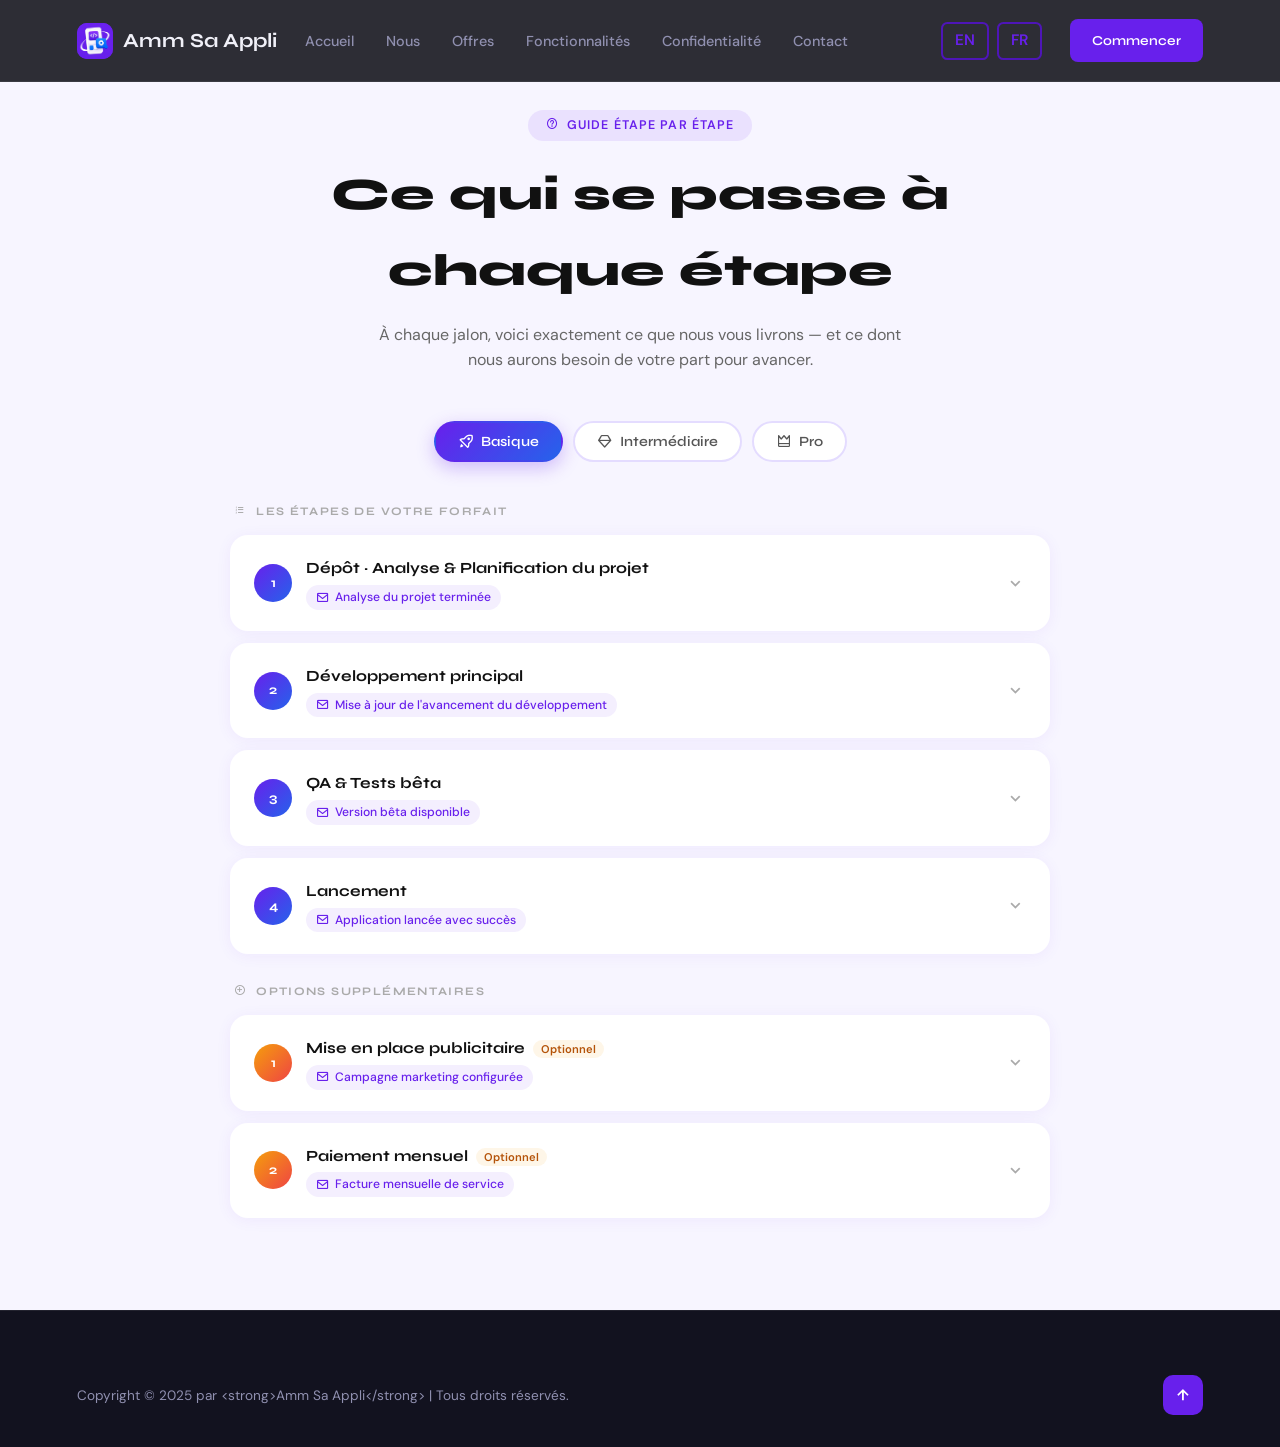
<file: questions.html>
<!DOCTYPE html>
<html lang="fr">
<head>
  <meta charset="UTF-8">
  <meta name="viewport" content="width=device-width, initial-scale=1.0">
  <title>Frequently Asked Questions — Amm Sa Appli</title>
  <link href="images/logo.ico" rel="icon">
  <link href="https://unpkg.com/boxicons@2.1.4/css/boxicons.min.css" rel="stylesheet">
  <link href="https://fonts.googleapis.com/css2?family=Syne:wght@400;500;600;700;800&family=DM+Sans:ital,wght@0,300;0,400;0,500;1,300&display=swap" rel="stylesheet">
  <link rel="stylesheet" href="css/style.css">
  <script src="languages/en.js"></script>
  <script src="languages/fr.js"></script>
  <script src="js/language.js"></script>
  <script src="js/script.js"></script>

  <style>
    /* ─── PAGE ─── */
    body { background: #f7f5ff; }

    .questions-page {
      min-height: 100vh;
      padding: 110px 20px 80px;
      max-width: 860px;
      margin: 0 auto;
    }

    /* ─── HERO ─── */
    .q-hero {
      text-align: center;
      margin-bottom: 48px;
    }
    .q-hero-tag {
      display: inline-block;
      background: #6820EC18;
      color: #6820EC;
      border-radius: 100px;
      padding: 5px 18px;
      font-size: 0.78rem;
      letter-spacing: 0.09em;
      text-transform: uppercase;
      font-family: 'DM Sans', sans-serif;
      font-weight: 600;
      margin-bottom: 16px;
    }
    .q-hero h1 {
      font-family: 'Syne', sans-serif;
      font-size: clamp(1.9rem, 5vw, 2.8rem);
      font-weight: 800;
      color: #111;
      margin: 0 0 12px;
    }
    .q-hero p {
      font-family: 'DM Sans', sans-serif;
      font-size: 1rem;
      color: #666;
      max-width: 540px;
      margin: 0 auto;
      line-height: 1.6;
    }

    /* ─── PLAN FILTER TABS ─── */
    .plan-tabs {
      display: flex;
      gap: 10px;
      justify-content: center;
      flex-wrap: wrap;
      margin-bottom: 40px;
    }
    .plan-tab {
      display: inline-flex;
      align-items: center;
      gap: 7px;
      padding: 10px 22px;
      border-radius: 100px;
      font-family: 'Syne', sans-serif;
      font-weight: 600;
      font-size: 0.88rem;
      cursor: pointer;
      border: 2px solid transparent;
      transition: all 0.22s;
      background: #fff;
      color: #555;
      border-color: #e4dcff;
      user-select: none;
    }
    .plan-tab i { font-size: 1rem; }
    .plan-tab:hover { border-color: #6820EC; color: #6820EC; }
    .plan-tab.active {
      background: linear-gradient(135deg, #6820EC, #2563EB);
      color: #fff;
      border-color: transparent;
      box-shadow: 0 6px 18px rgba(104,32,236,0.28);
    }

    /* ─── SECTION LABEL ─── */
    .steps-section-label {
      font-family: 'Syne', sans-serif;
      font-size: 0.72rem;
      font-weight: 700;
      letter-spacing: 0.12em;
      text-transform: uppercase;
      color: #aaa;
      margin: 0 0 14px 4px;
    }

    /* ─── ACCORDION ITEM ─── */
    .accordion-item {
      background: #fff;
      border-radius: 18px;
      margin-bottom: 12px;
      box-shadow: 0 2px 16px rgba(104,32,236,0.06);
      overflow: hidden;
      transition: box-shadow 0.2s;
    }
    .accordion-item.open {
      box-shadow: 0 6px 28px rgba(104,32,236,0.13);
    }

    .accordion-header {
      display: flex;
      align-items: center;
      gap: 14px;
      padding: 20px 24px;
      cursor: pointer;
      user-select: none;
      transition: background 0.15s;
    }
    .accordion-header:hover { background: #faf8ff; }

    .step-num {
      width: 38px;
      height: 38px;
      border-radius: 50%;
      background: linear-gradient(135deg, #6820EC, #2563EB);
      color: #fff;
      display: flex;
      align-items: center;
      justify-content: center;
      font-family: 'Syne', sans-serif;
      font-weight: 700;
      font-size: 0.82rem;
      flex-shrink: 0;
    }
    .step-num.optional {
      background: linear-gradient(135deg, #f59e0b, #ef4444);
    }

    .accordion-title-block { flex: 1; min-width: 0; }
    .accordion-title-block h3 {
      font-family: 'Syne', sans-serif;
      font-size: 0.97rem;
      font-weight: 700;
      color: #111;
      margin: 0 0 2px;
    }
    .accordion-title-block .email-badge {
      display: inline-flex;
      align-items: center;
      gap: 5px;
      font-family: 'DM Sans', sans-serif;
      font-size: 0.76rem;
      color: #6820EC;
      background: #6820EC12;
      padding: 2px 10px;
      border-radius: 100px;
      font-weight: 500;
    }
    .accordion-title-block .email-badge i { font-size: 0.85rem; }

    .accordion-chevron {
      color: #aaa;
      font-size: 1.3rem;
      transition: transform 0.28s cubic-bezier(0.34,1.56,0.64,1);
      flex-shrink: 0;
    }
    .accordion-item.open .accordion-chevron { transform: rotate(180deg); color: #6820EC; }

    /* ─── ACCORDION BODY ─── */
    .accordion-body {
      max-height: 0;
      overflow: hidden;
      transition: max-height 0.38s cubic-bezier(0.4,0,0.2,1);
    }
    .accordion-body-inner {
      padding: 0 24px 26px;
      border-top: 1px solid #f0eaff;
    }

    /* ─── SENDS / ASKS BLOCKS ─── */
    .deliverable-block {
      margin-top: 18px;
    }
    .deliverable-block + .deliverable-block { margin-top: 20px; }

    .block-label {
      display: flex;
      align-items: center;
      gap: 7px;
      font-family: 'Syne', sans-serif;
      font-size: 0.78rem;
      font-weight: 700;
      letter-spacing: 0.08em;
      text-transform: uppercase;
      margin-bottom: 10px;
    }
    .block-label.sends { color: #6820EC; }
    .block-label.asks  { color: #2563EB; }
    .block-label i { font-size: 1rem; }

    .deliverable-list {
      list-style: none;
      padding: 0; margin: 0;
      display: flex;
      flex-direction: column;
      gap: 8px;
    }
    .deliverable-list li {
      display: flex;
      align-items: flex-start;
      gap: 10px;
      font-family: 'DM Sans', sans-serif;
      font-size: 0.88rem;
      color: #333;
      line-height: 1.45;
      background: #faf8ff;
      border-radius: 10px;
      padding: 9px 13px;
    }
    .deliverable-list li i {
      font-size: 1rem;
      flex-shrink: 0;
      margin-top: 1px;
    }
    .deliverable-list.sends-list li i { color: #6820EC; }
    .deliverable-list.asks-list li i  { color: #2563EB; }
    .deliverable-list.asks-list li    { background: #eff6ff; }

    /* PDF preview pill */
    .pdf-pill {
      display: inline-flex;
      align-items: center;
      gap: 5px;
      background: #6820EC12;
      color: #6820EC;
      border-radius: 100px;
      padding: 2px 10px;
      font-size: 0.74rem;
      font-weight: 600;
      font-family: 'DM Sans', sans-serif;
      margin-left: 6px;
      vertical-align: middle;
      cursor: pointer;
      border: 1px solid #6820EC28;
      transition: background 0.15s;
    }
    .pdf-pill:hover { background: #6820EC22; }
    .pdf-pill i { font-size: 0.85rem; }

    /* PDF modal */
    .pdf-modal-overlay {
      position: fixed;
      inset: 0;
      background: rgba(10,0,30,0.6);
      z-index: 9999;
      display: flex;
      align-items: center;
      justify-content: center;
      padding: 20px;
      backdrop-filter: blur(4px);
      opacity: 0;
      pointer-events: none;
      transition: opacity 0.22s;
    }
    .pdf-modal-overlay.show { opacity: 1; pointer-events: all; }
    .pdf-modal {
      background: #fff;
      border-radius: 20px;
      max-width: 680px;
      width: 100%;
      max-height: 82vh;
      overflow: hidden;
      display: flex;
      flex-direction: column;
      box-shadow: 0 24px 80px rgba(104,32,236,0.22);
      transform: translateY(14px) scale(0.97);
      transition: transform 0.28s cubic-bezier(0.34,1.2,0.64,1);
    }
    .pdf-modal-overlay.show .pdf-modal { transform: translateY(0) scale(1); }
    .pdf-modal-header {
      display: flex;
      align-items: center;
      justify-content: space-between;
      padding: 18px 22px;
      border-bottom: 1px solid #f0eaff;
    }
    .pdf-modal-header h4 {
      font-family: 'Syne', sans-serif;
      font-weight: 700;
      font-size: 0.95rem;
      color: #111;
      margin: 0;
      display: flex;
      align-items: center;
      gap: 8px;
    }
    .pdf-modal-header h4 i { color: #c0392b; }
    .pdf-close {
      background: #f7f5ff;
      border: none;
      border-radius: 50%;
      width: 32px; height: 32px;
      cursor: pointer;
      display: flex;
      align-items: center;
      justify-content: center;
      font-size: 1.1rem;
      color: #666;
      transition: background 0.15s;
    }
    .pdf-close:hover { background: #ede8ff; color: #6820EC; }
    .pdf-modal-body {
      flex: 1;
      overflow-y: auto;
      padding: 24px 22px;
      font-family: 'DM Sans', sans-serif;
    }

    /* Simulated PDF document */
    .pdf-doc {
      border: 1px solid #e4dcff;
      border-radius: 12px;
      overflow: hidden;
    }
    .pdf-doc-header {
      background: linear-gradient(135deg, #6820EC, #2563EB);
      color: #fff;
      padding: 20px 24px 16px;
    }
    .pdf-doc-header .pdf-logo {
      font-family: 'Syne', sans-serif;
      font-weight: 800;
      font-size: 0.95rem;
      opacity: 0.9;
      margin-bottom: 8px;
    }
    .pdf-doc-header h2 {
      font-family: 'Syne', sans-serif;
      font-size: 1.15rem;
      font-weight: 700;
      margin: 0 0 4px;
    }
    .pdf-doc-header p {
      font-size: 0.78rem;
      opacity: 0.7;
      margin: 0;
      font-family: 'DM Sans', sans-serif;
    }
    .pdf-doc-body { padding: 20px 24px; }
    .pdf-section { margin-bottom: 18px; }
    .pdf-section h5 {
      font-family: 'Syne', sans-serif;
      font-size: 0.8rem;
      font-weight: 700;
      text-transform: uppercase;
      letter-spacing: 0.07em;
      color: #6820EC;
      margin: 0 0 8px;
      padding-bottom: 5px;
      border-bottom: 1px solid #f0eaff;
    }
    .pdf-section p, .pdf-section li {
      font-family: 'DM Sans', sans-serif;
      font-size: 0.84rem;
      color: #444;
      line-height: 1.55;
      margin: 0;
    }
    .pdf-section ul {
      padding-left: 18px;
      margin: 6px 0 0;
    }
    .pdf-section ul li { margin-bottom: 3px; }
    .pdf-meta-row {
      display: flex;
      gap: 12px;
      flex-wrap: wrap;
      margin-bottom: 16px;
    }
    .pdf-meta-chip {
      background: #f7f5ff;
      border: 1px solid #e4dcff;
      border-radius: 8px;
      padding: 6px 12px;
      font-family: 'DM Sans', sans-serif;
      font-size: 0.78rem;
      color: #555;
    }
    .pdf-meta-chip strong { color: #6820EC; font-weight: 600; }
    .pdf-placeholder-bar {
      height: 8px;
      border-radius: 4px;
      background: #f0eaff;
      margin: 6px 0;
    }
    .pdf-placeholder-bar.w80 { width: 80%; }
    .pdf-placeholder-bar.w60 { width: 60%; }
    .pdf-placeholder-bar.w90 { width: 90%; }
    .pdf-placeholder-bar.w70 { width: 70%; }
    .pdf-footer-note {
      font-family: 'DM Sans', sans-serif;
      font-size: 0.75rem;
      color: #aaa;
      text-align: center;
      margin: 14px 0 12px;
      font-style: italic;
    }
    .pdf-footer-actions {
      margin-top: 14px;
      display: flex;
      flex-direction: column;
      align-items: center;
      gap: 10px;
    }
    .pdf-open-btn {
      display: inline-flex;
      align-items: center;
      gap: 7px;
      background: linear-gradient(135deg, #c0392b, #e74c3c);
      color: #fff;
      font-family: 'Syne', sans-serif;
      font-weight: 700;
      font-size: 0.88rem;
      padding: 11px 24px;
      border-radius: 100px;
      text-decoration: none;
      box-shadow: 0 4px 16px rgba(192,57,43,0.28);
      transition: transform 0.18s, box-shadow 0.18s;
    }
    .pdf-open-btn:hover {
      transform: translateY(-2px);
      box-shadow: 0 8px 22px rgba(192,57,43,0.38);
    }
    .pdf-open-btn i { font-size: 1.05rem; }

    /* ─── RESPONSIVE ─── */
    @media (max-width: 580px) {
      .plan-tab { padding: 9px 16px; font-size: 0.82rem; }
      .accordion-header { padding: 16px 18px; }
      .accordion-body-inner { padding: 0 18px 22px; }
    }

    /* ─── HEADER ─── */
    .header { position: fixed; }

    .lang-switches {
      display: flex;
      gap: 0.5rem;
      margin-left: 4rem;
    }
    .lang-switches .lang-btn {
      font-size: 0.95rem;
      font-weight: 600;
      padding: 0.25rem 0.75rem;
      border: 2px solid var(--primary-dark, #4a10c8);
      color: var(--primary, #6820EC);
      border-radius: 0.4rem;
      margin-left: 0;
      text-decoration: none;
      transition: background 0.2s, color 0.2s;
    }
    .lang-switches .lang-btn:hover { background-color: var(--primary-dark, #4a10c8); color: #fff; }
    .lang-switches .lang-btn.active { background-color: var(--primary, #6820EC); border-color: var(--primary, #6820EC); color: #fff; }
  </style>
</head>
<body>

  <!-- HEADER -->
  <header class="header">
    <a href="index.html#home" class="logo">
      <span class="logo-icon"><img src="images/logo.jpeg" alt="Amm Sa Appli logo" style="width:100%;height:100%;object-fit:cover;border-radius:10px;display:block;"></span>
      Amm Sa Appli
    </a>
    <nav class="navbar">
      <a href="index.html#home" data-lang="nav_home">Home</a>
      <a href="index.html#about" data-lang="nav_about">About</a>
      <a href="index.html#plans" data-lang="nav_plans">Plans</a>
      <a href="index.html#features" data-lang="nav_features">Features</a>
      <a href="index.html#policy" data-lang="nav_privacy">Privacy</a>
      <a href="index.html#contact" data-lang="nav_contact">Contact</a>
    </nav>
    <div class="lang-switches">
      <a href="#" class="lang-btn" onclick="changeLanguage('en'); return false;">EN</a>
      <a href="#" class="lang-btn" onclick="changeLanguage('fr'); return false;">FR</a>
    </div>
    <a href="index.html#contact" class="btn-header" data-lang="nav_get_started">Get Started</a>
    <i class='bx bx-menu' id="menu-icon"></i>
  </header>

  <div class="questions-page">

    <!-- HERO -->
    <div class="q-hero">
      <div class="q-hero-tag"><i class='bx bx-help-circle'></i> &nbsp;<span data-lang="faq_tag">Step-by-Step Guide</span></div>
      <h1 data-lang="faq_hero_title">What to Expect at Each Step</h1>
      <p data-lang="faq_hero_desc">At every milestone, here's exactly what we deliver to you — and what we'll need from you to move forward.</p>
    </div>

    <!-- PLAN FILTER TABS -->
    <div class="plan-tabs" id="planTabs">
      <button class="plan-tab active" data-plan="basic" onclick="selectPlan('basic')">
        <i class='bx bx-rocket'></i> <span data-lang="plan_basic">Basic</span>
      </button>
      <button class="plan-tab" data-plan="medium" onclick="selectPlan('medium')">
        <i class='bx bx-diamond'></i> <span data-lang="plan_medium">Medium</span>
      </button>
      <button class="plan-tab" data-plan="pro" onclick="selectPlan('pro')">
        <i class='bx bx-crown'></i> <span data-lang="plan_pro">Pro</span>
      </button>
    </div>

    <!-- ACCORDION CONTAINER -->
    <div id="accordionContainer"></div>

  </div>

  <!-- PDF MODAL -->
  <div class="pdf-modal-overlay" id="pdfOverlay" onclick="closePdfModal(event)">
    <div class="pdf-modal">
      <div class="pdf-modal-header">
        <h4><i class='bx bxs-file-pdf'></i> <span id="pdfModalTitle" data-lang="faq_pdf_modal_title">Document Preview</span></h4>
        <button class="pdf-close" onclick="closePdfModal(null)"><i class='bx bx-x'></i></button>
      </div>
      <div class="pdf-modal-body" id="pdfModalBody"></div>
    </div>
  </div>

  <footer class="footer">
    <div class="footer-bottom" style="margin-top:0; padding-top:0; border-top:none;">
      <p data-lang="pp_footer">Copyright &copy; 2025 by Amm Sa Appli | All Rights Reserved.</p>
      <a href="#" class="back-top"><i class='bx bx-up-arrow-alt'></i></a>
    </div>
  </footer>

  <script>
    /* ══════════════════════════════════════════════
       TRANSLATION HELPER
       Reads from the global `en` / `fr` objects
       loaded by languages/en.js and languages/fr.js
    ══════════════════════════════════════════════ */
    function t(key) {
      const lang = (typeof currentLanguage !== 'undefined' ? currentLanguage : 'fr');
      const dict = lang === 'fr' ? fr : en;
      return (dict && dict[key]) || key;
    }

    // function t(key) {
    //   const lang = localStorage.getItem('lang') || 'fr';
    //   const dict = lang === 'fr' ? fr : en;
    //   return (dict && dict[key]) || key;
    // }

    /* ══════════════════════════════════════════════
       DATA — steps with plan visibility
       Texts are pulled via t() at render time so
       switching language re-renders automatically.
    ══════════════════════════════════════════════ */
    const STEPS = [
      {
        num: 1,
        titleKey:        "step1_title",
        emailSubjectKey: "step1_email",
        plans: ['basic', 'medium', 'pro'],
        sends: [
          { textKey: "step1_send1", pdf: "requirements" },
          { textKey: "step1_send2" },
          { textKey: "step1_send3" },
          { textKey: "step1_send4", pdf: "architecture" },
          { textKey: "step1_send5" },
        ],
        asks: ["step1_ask1", "step1_ask2"],
      },
      {
        num: 2,
        titleKey:        "step2_title",
        emailSubjectKey: "step2_email",
        plans: ['medium', 'pro'],
        sends: [
          { textKey: "step2_send1", pdf: "wireframes" },
          { textKey: "step2_send2", pdf: "userflow" },
          { textKey: "step2_send3" },
        ],
        asks: ["step2_ask1", "step2_ask2"],
      },
      {
        num: 3,
        titleKey:        "step3_title",
        emailSubjectKey: "step3_email",
        plans: ['medium', 'pro'],
        sends: [
          { textKey: "step3_send1", pdf: "ui_mockups" },
          { textKey: "step3_send2" },
          { textKey: "step3_send3" },
          { textKey: "step3_send4" },
        ],
        asks: ["step3_ask1", "step3_ask2"],
      },
      {
        num: 4,
        titleKey:        "step4_title",
        emailSubjectKey: "step4_email",
        plans: ['basic', 'medium', 'pro'],
        sends: [
          { textKey: "step4_send1" },
          { textKey: "step4_send2", pdf: "checklist" },
          { textKey: "step4_send3" },
        ],
        asks: ["step4_ask1", "step4_ask2"],
      },
      {
        num: 5,
        titleKey:        "step5_title",
        emailSubjectKey: "step5_email",
        plans: ['medium', 'pro'],
        sends: [
          { textKey: "step5_send1", pdf: "api_docs" },
          { textKey: "step5_send2", pdf: "db_schema" },
          { textKey: "step5_send3" },
          { textKey: "step5_send4" },
        ],
        asks: ["step5_ask1", "step5_ask2"],
      },
      {
        num: 6,
        titleKey:        "step6_title",
        emailSubjectKey: "step6_email",
        plans: ['basic', 'medium', 'pro'],
        sends: [
          { textKey: "step6_send1" },
          { textKey: "step6_send2", pdf: "testing_guide" },
          { textKey: "step6_send3" },
          { textKey: "step6_send4" },
        ],
        asks: ["step6_ask1", "step6_ask2"],
      },
      {
        num: 7,
        titleKey:        "step7_title",
        emailSubjectKey: "step7_email",
        plans: ['basic', 'medium', 'pro'],
        sends: [
          { textKey: "step7_send1" },
          { textKey: "step7_send2" },
          { textKey: "step7_send3" },
          { textKey: "step7_send4", pdf: "user_guide" },
          { textKey: "step7_send5" },
        ],
        asks: ["step7_ask1"],
      },
      {
        num: 8,
        titleKey:        "step8_title",
        emailSubjectKey: "step8_email",
        plans: ['basic', 'medium', 'pro'],
        optional: true,
        sends: [
          { textKey: "step8_send1" },
          { textKey: "step8_send2", pdf: "campaign" },
          { textKey: "step8_send3" },
          { textKey: "step8_send4" },
        ],
        asks: ["step8_ask1"],
      },
      {
        num: 9,
        titleKey:        "step9_title",
        emailSubjectKey: "step9_email",
        plans: ['basic', 'medium', 'pro'],
        optional: true,
        sends: [
          { textKey: "step9_send1", pdf: "invoice" },
          { textKey: "step9_send2" },
          { textKey: "step9_send3" },
          { textKey: "step9_send4" },
          { textKey: "step9_send5" },
          { textKey: "step9_send6" },
        ],
        asks: [],
      },
    ];

    /* ══════════════════════════════════════════════
       PDF PREVIEWS — translated at open time
    ══════════════════════════════════════════════ */
    const PDF_PREVIEW_KEYS = {
      requirements: {
        titleKey:    "pdf_requirements_title",
        subtitleKey: "pdf_requirements_subtitle",
        sections: [
          { headingKey: "pdf_requirements_h1", contentKey: "pdf_requirements_c1" },
          { headingKey: "pdf_requirements_h2", listKeys: ["pdf_requirements_l2_1","pdf_requirements_l2_2","pdf_requirements_l2_3","pdf_requirements_l2_4","pdf_requirements_l2_5"] },
          { headingKey: "pdf_requirements_h3", listKeys: ["pdf_requirements_l3_1","pdf_requirements_l3_2","pdf_requirements_l3_3","pdf_requirements_l3_4"] },
          { headingKey: "pdf_requirements_h4", bars: [
            { labelKey: "pdf_bar_analysis",    w: 'w80' },
            { labelKey: "pdf_bar_design",      w: 'w60' },
            { labelKey: "pdf_bar_development", w: 'w90' },
            { labelKey: "pdf_bar_qa",          w: 'w70' },
          ]},
        ]
      },
      architecture: {
        titleKey:    "pdf_architecture_title",
        subtitleKey: "pdf_architecture_subtitle",
        sections: [
          { headingKey: "pdf_architecture_h1", contentKey: "pdf_architecture_c1" },
          { headingKey: "pdf_architecture_h2", listKeys: ["pdf_architecture_l2_1","pdf_architecture_l2_2","pdf_architecture_l2_3","pdf_architecture_l2_4","pdf_architecture_l2_5"] },
          { headingKey: "pdf_architecture_h3", contentKey: "pdf_architecture_c3" },
        ]
      },
      wireframes: {
        titleKey:    "pdf_wireframes_title",
        subtitleKey: "pdf_wireframes_subtitle",
        sections: [
          { headingKey: "pdf_wireframes_h1", listKeys: ["pdf_wireframes_l1_1","pdf_wireframes_l1_2","pdf_wireframes_l1_3","pdf_wireframes_l1_4","pdf_wireframes_l1_5","pdf_wireframes_l1_6"] },
          { headingKey: "pdf_wireframes_h2", contentKey: "pdf_wireframes_c2" },
          { headingKey: "pdf_wireframes_h3", listKeys: ["pdf_wireframes_l3_1","pdf_wireframes_l3_2","pdf_wireframes_l3_3","pdf_wireframes_l3_4"] },
        ]
      },
      userflow: {
        titleKey:    "pdf_userflow_title",
        subtitleKey: "pdf_userflow_subtitle",
        sections: [
          { headingKey: "pdf_userflow_h1", listKeys: ["pdf_userflow_l1_1","pdf_userflow_l1_2","pdf_userflow_l1_3"] },
          { headingKey: "pdf_userflow_h2", listKeys: ["pdf_userflow_l2_1","pdf_userflow_l2_2","pdf_userflow_l2_3"] },
        ]
      },
      ui_mockups: {
        titleKey:    "pdf_ui_title",
        subtitleKey: "pdf_ui_subtitle",
        sections: [
          { headingKey: "pdf_ui_h1", listKeys: ["pdf_ui_l1_1","pdf_ui_l1_2","pdf_ui_l1_3","pdf_ui_l1_4"] },
          { headingKey: "pdf_ui_h2", listKeys: ["pdf_ui_l2_1","pdf_ui_l2_2","pdf_ui_l2_3","pdf_ui_l2_4","pdf_ui_l2_5","pdf_ui_l2_6"] },
          { headingKey: "pdf_ui_h3", contentKey: "pdf_ui_c3" },
        ]
      },
      checklist: {
        titleKey:    "pdf_checklist_title",
        subtitleKey: "pdf_checklist_subtitle",
        sections: [
          { headingKey: "pdf_checklist_h1", listKeys: ["pdf_checklist_l1_1","pdf_checklist_l1_2","pdf_checklist_l1_3","pdf_checklist_l1_4"] },
          { headingKey: "pdf_checklist_h2", listKeys: ["pdf_checklist_l2_1","pdf_checklist_l2_2"] },
          { headingKey: "pdf_checklist_h3", listKeys: ["pdf_checklist_l3_1","pdf_checklist_l3_2","pdf_checklist_l3_3"] },
        ]
      },
      api_docs: {
        titleKey:    "pdf_api_title",
        subtitleKey: "pdf_api_subtitle",
        sections: [
          { headingKey: "pdf_api_h1", contentKey: "pdf_api_c1" },
          { headingKey: "pdf_api_h2", contentKey: "pdf_api_c2" },
          { headingKey: "pdf_api_h3", listKeys: ["pdf_api_l3_1","pdf_api_l3_2","pdf_api_l3_3","pdf_api_l3_4","pdf_api_l3_5"] },
        ]
      },
      db_schema: {
        titleKey:    "pdf_db_title",
        subtitleKey: "pdf_db_subtitle",
        sections: [
          { headingKey: "pdf_db_h1", listKeys: ["pdf_db_l1_1","pdf_db_l1_2","pdf_db_l1_3","pdf_db_l1_4"] },
          { headingKey: "pdf_db_h2", contentKey: "pdf_db_c2" },
        ]
      },
      testing_guide: {
        titleKey:    "pdf_testing_title",
        subtitleKey: "pdf_testing_subtitle",
        sections: [
          { headingKey: "pdf_testing_h1", listKeys: ["pdf_testing_l1_1","pdf_testing_l1_2","pdf_testing_l1_3"] },
          { headingKey: "pdf_testing_h2", listKeys: ["pdf_testing_l2_1","pdf_testing_l2_2","pdf_testing_l2_3","pdf_testing_l2_4","pdf_testing_l2_5"] },
          { headingKey: "pdf_testing_h3", contentKey: "pdf_testing_c3" },
        ]
      },
      user_guide: {
        titleKey:    "pdf_userguide_title",
        subtitleKey: "pdf_userguide_subtitle",
        sections: [
          { headingKey: "pdf_userguide_h1", listKeys: ["pdf_userguide_l1_1","pdf_userguide_l1_2","pdf_userguide_l1_3","pdf_userguide_l1_4"] },
          { headingKey: "pdf_userguide_h2", listKeys: ["pdf_userguide_l2_1","pdf_userguide_l2_2","pdf_userguide_l2_3","pdf_userguide_l2_4"] },
          { headingKey: "pdf_userguide_h3", contentKey: "pdf_userguide_c3" },
        ]
      },
      campaign: {
        titleKey:    "pdf_campaign_title",
        subtitleKey: "pdf_campaign_subtitle",
        sections: [
          { headingKey: "pdf_campaign_h1", listKeys: ["pdf_campaign_l1_1","pdf_campaign_l1_2","pdf_campaign_l1_3","pdf_campaign_l1_4"] },
          { headingKey: "pdf_campaign_h2", listKeys: ["pdf_campaign_l2_1","pdf_campaign_l2_2","pdf_campaign_l2_3","pdf_campaign_l2_4"] },
          { headingKey: "pdf_campaign_h3", contentKey: "pdf_campaign_c3" },
        ]
      },
      invoice: {
        titleKey:    "pdf_invoice_title",
        subtitleKey: "pdf_invoice_subtitle",
        sections: [
          { headingKey: "pdf_invoice_h1", listKeys: ["pdf_invoice_l1_1","pdf_invoice_l1_2","pdf_invoice_l1_3","pdf_invoice_l1_4"] },
          { headingKey: "pdf_invoice_h2", listKeys: ["pdf_invoice_l2_1","pdf_invoice_l2_2","pdf_invoice_l2_3","pdf_invoice_l2_4"] },
          { headingKey: "pdf_invoice_h3", contentKey: "pdf_invoice_c3" },
        ]
      },
    };

    /* ══════════════════════════════════════════════
       RENDER
    ══════════════════════════════════════════════ */
    let currentPlan = 'basic';
    let openIndex = null;

    function selectPlan(plan) {
      currentPlan = plan;
      openIndex = null;
      document.querySelectorAll('.plan-tab').forEach(tab => {
        tab.classList.toggle('active', tab.dataset.plan === plan);
      });
      renderAccordion(plan);
    }

    function renderAccordion(plan) {
      const container = document.getElementById('accordionContainer');

      const coreSteps     = STEPS.filter(s => s.plans.includes(plan) && !s.optional);
      const optionalSteps = STEPS.filter(s => s.optional);

      let html = '';

      if (coreSteps.length) {
        html += `<div class="steps-section-label"><i class='bx bx-list-ol'></i> &nbsp;${t('faq_section_plan_steps')}</div>`;
        coreSteps.forEach((step, i) => {
          html += buildAccordionItem(step, i + 1, false);
        });
      }

      if (optionalSteps.length) {
        html += `<div class="steps-section-label" style="margin-top:28px;"><i class='bx bx-plus-circle'></i> &nbsp;${t('faq_section_optional')}</div>`;
        optionalSteps.forEach((step, i) => {
          html += buildAccordionItem(step, i + 1, true);
        });
      }

      container.innerHTML = html;
    }

    function buildAccordionItem(step, displayNum, isOptional) {
      const sendsHTML = step.sends.map(s => {
        const pdfBtn = s.pdf
          ? `<span class="pdf-pill" onclick="openPdf('${s.pdf}','${s.textKey}');event.stopPropagation()"><i class='bx bx-show'></i> ${t('faq_pdf_see_example')}</span>`
          : '';
        return `<li><i class='bx bx-send'></i> ${t(s.textKey)}${pdfBtn}</li>`;
      }).join('');

      const asksHTML = step.asks.length
        ? step.asks.map(a => `<li><i class='bx bx-check-square'></i> ${t(a)}</li>`).join('')
        : '';

      const id = `acc-${step.num}`;
      const optTag = isOptional
        ? `<span style="font-size:0.7rem;background:#f59e0b18;color:#b45309;border-radius:100px;padding:2px 8px;font-weight:600;font-family:'DM Sans',sans-serif;margin-left:8px;">${t('faq_optional_badge')}</span>`
        : '';

      return `
        <div class="accordion-item" id="${id}">
          <div class="accordion-header" onclick="toggleAccordion('${id}')">
            <div class="step-num ${isOptional ? 'optional' : ''}">${displayNum}</div>
            <div class="accordion-title-block">
              <h3>${t(step.titleKey)}${optTag}</h3>
              <span class="email-badge"><i class='bx bx-envelope'></i> ${t(step.emailSubjectKey)}</span>
            </div>
            <i class='bx bx-chevron-down accordion-chevron'></i>
          </div>
          <div class="accordion-body" id="body-${id}">
            <div class="accordion-body-inner">
              <div class="deliverable-block">
                <div class="block-label sends"><i class='bx bx-package'></i> ${t('faq_block_sends')}</div>
                <ul class="deliverable-list sends-list">${sendsHTML}</ul>
              </div>
              ${asksHTML ? `
              <div class="deliverable-block">
                <div class="block-label asks"><i class='bx bx-comment-check'></i> ${t('faq_block_asks')}</div>
                <ul class="deliverable-list asks-list">${asksHTML}</ul>
              </div>` : ''}
            </div>
          </div>
        </div>
      `;
    }

    function toggleAccordion(id) {
      const item = document.getElementById(id);
      const body = document.getElementById('body-' + id);
      const isOpen = item.classList.contains('open');

      document.querySelectorAll('.accordion-item.open').forEach(el => {
        el.classList.remove('open');
        const b = document.getElementById('body-' + el.id);
        if (b) b.style.maxHeight = '0';
      });

      if (!isOpen) {
        item.classList.add('open');
        body.style.maxHeight = body.scrollHeight + 'px';
      }
    }

    /* ══════════════════════════════════════════════
       PDF MODAL
    ══════════════════════════════════════════════ */
    function openPdf(key, label) {
      const data = PDF_PREVIEW_KEYS[key];
      if (!data) return;

      document.getElementById('pdfModalTitle').textContent = t(data.titleKey);

      let sectionsHTML = data.sections.map(sec => {
        let inner = '';
        if (sec.contentKey) inner += `<p>${t(sec.contentKey)}</p>`;
        if (sec.listKeys)   inner += `<ul>${sec.listKeys.map(k => `<li>${t(k)}</li>`).join('')}</ul>`;
        if (sec.bars)       inner += sec.bars.map(b =>
          `<div style="margin-bottom:8px;"><div style="font-family:'DM Sans',sans-serif;font-size:0.76rem;color:#888;margin-bottom:3px;">${t(b.labelKey)}</div><div class="pdf-placeholder-bar ${b.w}"></div></div>`
        ).join('');
        return `<div class="pdf-section"><h5>${t(sec.headingKey)}</h5>${inner}</div>`;
      }).join('');

      document.getElementById('pdfModalBody').innerHTML = `
        <div class="pdf-doc">
          <div class="pdf-doc-header">
            <div class="pdf-logo">Amm Sa Appli</div>
            <h2>${t(data.titleKey)}</h2>
            <p>${t(data.subtitleKey)}</p>
          </div>
          <div class="pdf-doc-body">
            <div class="pdf-meta-row">
              <div class="pdf-meta-chip">${t('faq_pdf_meta_date')}: <strong>${t('faq_pdf_issued_date')}</strong></div>
              <div class="pdf-meta-chip">${t('faq_pdf_meta_client')}: <strong>${t('faq_pdf_client_name')}</strong></div>
              <div class="pdf-meta-chip">${t('faq_pdf_meta_ref')}: <strong>ASA-2025</strong></div>
            </div>
            ${sectionsHTML}
          </div>
        </div>
        <div class="pdf-footer-actions">
          <p class="pdf-footer-note">${t('faq_pdf_footer_note')}</p>
          <a class="pdf-open-btn" href="pdfs/${key}.pdf" target="_blank" rel="noopener">
            <i class='bx bxs-file-pdf'></i> ${t('faq_pdf_open_btn')}
          </a>
        </div>
      `;

      document.getElementById('pdfOverlay').classList.add('show');
      document.body.style.overflow = 'hidden';
    }

    function closePdfModal(event) {
      if (event && event.target !== document.getElementById('pdfOverlay')) return;
      document.getElementById('pdfOverlay').classList.remove('show');
      document.body.style.overflow = '';
    }

    /* ══════════════════════════════════════════════
       INIT
    ══════════════════════════════════════════════ */
    renderAccordion('basic');
  </script>
</body>
</html>
</file>
<file: css/style.css>
/* ===========================
   ROOT & RESET
=========================== */
*, *::before, *::after { margin: 0; padding: 0; box-sizing: border-box; }

:root {
  --primary: #6820EC;
  --secondary: #2563EB;
  --primary-light: #f0e9fd;
  --secondary-light: #eff6ff;
  --primary-dark: #4e15b8;
  --secondary-dark: #1a4fc9;
  --bg: #0a0a12;
  --bg-card: #12121f;
  --bg-card2: #1a1a2e;
  --text: #f0f0f8;
  --text-muted: #9090b0;
  --border: rgba(255,255,255,0.07);
  --font-display: 'Syne', sans-serif;
  --font-body: 'DM Sans', sans-serif;
  --radius: 16px;
  --radius-sm: 10px;
  --transition: 0.3s ease;
}

html { scroll-behavior: smooth; }

body {
  font-family: var(--font-body);
  background: var(--bg);
  color: var(--text);
  line-height: 1.7;
  overflow-x: hidden;
}

a { text-decoration: none; color: inherit; }
img { max-width: 100%; }

/* ===========================
   SCROLLBAR
=========================== */
::-webkit-scrollbar { width: 6px; }
::-webkit-scrollbar-track { background: var(--bg); }
::-webkit-scrollbar-thumb { background: var(--primary); border-radius: 3px; }

/* ===========================
   REUSABLE
=========================== */
.section-tag {
  display: inline-flex;
  align-items: center;
  gap: 8px;
  font-family: var(--font-display);
  font-size: 12px;
  font-weight: 600;
  letter-spacing: 0.1em;
  text-transform: uppercase;
  color: var(--primary);
  background: var(--primary-light);
  padding: 6px 16px;
  border-radius: 20px;
  margin-bottom: 1.2rem;
}
.section-tag.light { color: #fff; background: rgba(255,255,255,0.15); }

.section-title {
  font-family: var(--font-display);
  font-size: clamp(1.8rem, 4vw, 2.6rem);
  font-weight: 700;
  line-height: 1.2;
  margin-bottom: 1rem;
}

.section-sub {
  font-size: 1.05rem;
  color: var(--text-muted);
  max-width: 600px;
  margin-bottom: 3rem;
}

.gradient-text {
  background: linear-gradient(135deg, var(--primary), var(--secondary));
  -webkit-background-clip: text;
  -webkit-text-fill-color: transparent;
  background-clip: text;
}

.btn-primary {
  display: inline-flex;
  align-items: center;
  gap: 8px;
  background: var(--primary);
  color: #fff;
  font-family: var(--font-display);
  font-size: 0.9rem;
  font-weight: 600;
  padding: 14px 28px;
  border-radius: var(--radius-sm);
  transition: var(--transition);
  border: none;
  cursor: pointer;
}
.btn-primary:hover { background: var(--primary-dark); transform: translateY(-2px); }

.btn-outline {
  display: inline-flex;
  align-items: center;
  gap: 8px;
  background: transparent;
  color: var(--text);
  font-family: var(--font-display);
  font-size: 0.9rem;
  font-weight: 600;
  padding: 13px 28px;
  border-radius: var(--radius-sm);
  border: 1px solid var(--border);
  transition: var(--transition);
  cursor: pointer;
}
.btn-outline:hover { border-color: var(--primary); color: var(--primary); transform: translateY(-2px); }

/* ===========================
   HEADER
=========================== */
.header {
  position: fixed;
  top: 0;
  left: 0;
  width: 100%;
  display: flex;
  align-items: center;
  justify-content: space-between;
  padding: 1.2rem 6%;
  background: rgba(10,10,18,0.85);
  backdrop-filter: blur(20px);
  border-bottom: 1px solid var(--border);
  z-index: 1000;
  transition: var(--transition);
}

.logo {
  font-family: var(--font-display);
  font-size: 1.25rem;
  font-weight: 700;
  color: var(--text);
  display: flex;
  align-items: center;
  gap: 10px;
}

.logo-icon {
  width: 36px;
  height: 36px;
  background: var(--primary);
  border-radius: 10px;
  display: flex;
  align-items: center;
  justify-content: center;
  font-size: 18px;
  color: #fff;
  flex-shrink: 0;
}

.navbar {
  display: flex;
  gap: 2rem;
}

.navbar a {
  font-family: var(--font-body);
  font-size: 0.9rem;
  font-weight: 500;
  color: var(--text-muted);
  transition: var(--transition);
  position: relative;
}

.navbar a::after {
  content: '';
  position: absolute;
  bottom: -4px;
  left: 0;
  width: 0;
  height: 2px;
  background: var(--primary);
  transition: var(--transition);
  border-radius: 2px;
}

.navbar a:hover, .navbar a.active { color: var(--text); }
.navbar a:hover::after, .navbar a.active::after { width: 100%; }

.lang-switches {
    display: flex;
    gap: 0.5rem;
    margin-left: 4rem;
}

.lang-switches .lang-btn {
    font-size: 0.95rem;
    font-weight: 600;
    padding: 0.25rem 0.75rem;
    border: 2px solid var(--primary-dark);
    color: var(--primary);        /* visible text color */
    border-radius: 0.4rem;
    margin-left: 0;
    text-decoration: none;
    transition: background 0.2s, color 0.2s;
}

.lang-switches .lang-btn:hover {
    background-color: var(--primary-dark);
    color: #fff;                        /* white text on hover */
}

.lang-switches .lang-btn.active {
    background-color: var(--primary);
    border-color: var(--primary);
    color: #fff;                        /* white text when active */
}

.btn-header {
  font-family: var(--font-display);
  font-size: 0.85rem;
  font-weight: 600;
  color: #fff;
  background: var(--primary);
  padding: 10px 22px;
  border-radius: 8px;
  transition: var(--transition);
}
.btn-header:hover { background: var(--primary-dark); }

#menu-icon {
  font-size: 1.6rem;
  cursor: pointer;
  display: none;
  color: var(--text);
}

/* ===========================
   HOME
=========================== */
.home {
  min-height: 100vh;
  display: flex;
  align-items: center;
  justify-content: space-between;
  gap: 3rem;
  padding: 10rem 6% 6rem;
  position: relative;
  overflow: hidden;
}

.home-bg-shape {
  position: absolute;
  top: -200px;
  right: -200px;
  width: 700px;
  height: 700px;
  background: radial-gradient(circle, rgba(104,32,236,0.15) 0%, transparent 70%);
  pointer-events: none;
}

.home-bg-shape2 {
  position: absolute;
  bottom: -150px;
  left: -100px;
  width: 500px;
  height: 500px;
  background: radial-gradient(circle, rgba(37,99,235,0.12) 0%, transparent 70%);
  pointer-events: none;
}

.home-content {
  max-width: 580px;
  z-index: 1;
}

.home-tag {
  display: inline-flex;
  align-items: center;
  gap: 6px;
  font-size: 0.82rem;
  font-weight: 500;
  color: #3B6D11;
  background: #eaf3de;
  padding: 6px 14px;
  border-radius: 20px;
  margin-bottom: 1.5rem;
}

.home-content h1 {
  font-family: var(--font-display);
  font-size: clamp(2.2rem, 5vw, 3.4rem);
  font-weight: 800;
  line-height: 1.15;
  margin-bottom: 1.2rem;
}

.home-content p {
  font-size: 1.05rem;
  color: var(--text-muted);
  margin-bottom: 2rem;
  line-height: 1.8;
}

.home-btns {
  display: flex;
  gap: 1rem;
  flex-wrap: wrap;
  margin-bottom: 2.5rem;
}

.home-stats {
  display: flex;
  align-items: center;
  gap: 1.5rem;
}

.stat strong {
  display: block;
  font-family: var(--font-display);
  font-size: 1.5rem;
  font-weight: 700;
  color: var(--text);
}

.stat span {
  font-size: 0.8rem;
  color: var(--text-muted);
}

.stat-divider {
  width: 1px;
  height: 40px;
  background: var(--border);
}

/* PHONE MOCKUP */
.home-img { z-index: 1; flex-shrink: 0; }

.phone-mockup {
  width: 280px;
  background: var(--bg-card);
  border: 1px solid var(--border);
  border-radius: 36px;
  padding: 20px 16px;
  position: relative;
  animation: float 4s ease-in-out infinite;
}

@keyframes float {
  0%, 100% { transform: translateY(0); }
  50% { transform: translateY(-16px); }
}

.phone-screen { padding: 8px 4px; }

.phone-status-bar {
  width: 80px;
  height: 6px;
  background: var(--border);
  border-radius: 3px;
  margin: 0 auto 20px;
}

.phone-app-icon {
  width: 52px;
  height: 52px;
  background: var(--primary);
  border-radius: 14px;
  display: flex;
  align-items: center;
  justify-content: center;
  font-size: 24px;
  color: #fff;
  margin: 0 auto 10px;
}

.phone-app-name {
  text-align: center;
  font-family: var(--font-display);
  font-size: 0.85rem;
  font-weight: 700;
  margin-bottom: 20px;
}

.phone-progress-label {
  font-size: 0.72rem;
  color: var(--text-muted);
  margin-bottom: 6px;
}

.phone-progress-bar {
  width: 100%;
  height: 8px;
  background: rgba(255,255,255,0.08);
  border-radius: 4px;
  overflow: hidden;
  margin-bottom: 4px;
}

.phone-progress-fill {
  width: 78%;
  height: 100%;
  background: linear-gradient(90deg, var(--primary), var(--secondary));
  border-radius: 4px;
  animation: progress-anim 3s ease-in-out infinite alternate;
}

@keyframes progress-anim {
  from { width: 72%; }
  to { width: 84%; }
}

.phone-progress-pct {
  font-family: var(--font-display);
  font-size: 0.75rem;
  font-weight: 700;
  color: var(--primary);
  text-align: right;
  margin-bottom: 16px;
}

.phone-steps { display: flex; flex-direction: column; gap: 8px; }

.phone-step {
  font-size: 0.72rem;
  color: var(--text-muted);
  display: flex;
  align-items: center;
  gap: 8px;
  padding: 7px 10px;
  background: rgba(255,255,255,0.04);
  border-radius: 8px;
  border: 1px solid transparent;
}

.phone-step i { font-size: 14px; }

.phone-step.done {
  color: #639922;
  background: rgba(99, 153, 34, 0.08);
  border-color: rgba(99, 153, 34, 0.2);
}

.phone-step.active {
  color: var(--primary);
  background: rgba(104,32,236,0.08);
  border-color: rgba(104,32,236,0.25);
}

/* ===========================
   ABOUT
=========================== */
.about {
  padding: 7rem 6%;
  text-align: center;
}

.about-grid {
  display: grid;
  grid-template-columns: repeat(auto-fit, minmax(220px, 1fr));
  gap: 1.5rem;
  margin-top: 1rem;
}

.about-card {
  background: var(--bg-card);
  border: 1px solid var(--border);
  border-radius: var(--radius);
  padding: 2rem 1.5rem;
  text-align: left;
  transition: var(--transition);
}

.about-card:hover {
  border-color: rgba(104,32,236,0.3);
  transform: translateY(-4px);
}

.about-icon {
  width: 48px;
  height: 48px;
  border-radius: 12px;
  background: var(--primary-light);
  color: var(--primary);
  display: flex;
  align-items: center;
  justify-content: center;
  font-size: 22px;
  margin-bottom: 1rem;
}

.about-card h3 {
  font-family: var(--font-display);
  font-size: 1rem;
  font-weight: 700;
  margin-bottom: 0.5rem;
  color: var(--text);
}

.about-card p {
  font-size: 0.9rem;
  color: var(--text-muted);
  line-height: 1.7;
}

/* ===========================
   PROFIT / ROI ESTIMATOR
=========================== */
.profit {
  padding: 7rem 6%;
  text-align: center;
  position: relative;
  overflow: hidden;
}

.profit-bg {
  position: absolute;
  top: 0; left: 0; right: 0; bottom: 0;
  background: radial-gradient(ellipse at 80% 50%, rgba(37,99,235,0.07) 0%, transparent 60%);
  pointer-events: none;
}

.profit-container {
  display: grid;
  grid-template-columns: 1fr 1.4fr;
  gap: 2.5rem;
  max-width: 1050px;
  margin: 0 auto;
  text-align: left;
}

@media (max-width: 860px) {
  .profit-container { grid-template-columns: 1fr; }
}

/* Inputs panel */
.profit-inputs {
  background: var(--bg-card);
  border: 1px solid var(--border);
  border-radius: var(--radius);
  padding: 2rem;
  display: flex;
  flex-direction: column;
  gap: 1.4rem;
}

.profit-group label {
  display: block;
  font-size: 0.8rem;
  font-weight: 500;
  color: var(--text-muted);
  margin-bottom: 0.6rem;
  text-transform: uppercase;
  letter-spacing: 0.05em;
}

/* Plan tabs */
.profit-plan-tabs {
  display: flex;
  gap: 6px;
}

.profit-tab {
  flex: 1;
  padding: 8px 10px;
  border-radius: 8px;
  border: 1px solid var(--border);
  background: transparent;
  color: var(--text-muted);
  font-family: var(--font-display);
  font-size: 0.8rem;
  font-weight: 600;
  cursor: pointer;
  transition: var(--transition);
}

.profit-tab:hover { border-color: var(--primary); color: var(--primary); }

.profit-tab.active {
  background: var(--primary);
  border-color: var(--primary);
  color: #fff;
}

/* Sliders */
.profit-slider-row {
  display: flex;
  align-items: center;
  gap: 12px;
}

.profit-slider-row input[type="range"] {
  flex: 1;
  -webkit-appearance: none;
  height: 4px;
  background: var(--border);
  border-radius: 2px;
  outline: none;
  cursor: pointer;
}

.profit-slider-row input[type="range"]::-webkit-slider-thumb {
  -webkit-appearance: none;
  width: 18px;
  height: 18px;
  border-radius: 50%;
  background: var(--primary);
  cursor: pointer;
  border: 2px solid var(--bg);
}

.profit-slider-val {
  font-family: var(--font-display);
  font-size: 0.88rem;
  font-weight: 700;
  color: var(--primary);
  min-width: 60px;
  text-align: right;
}

/* Ads toggle row */
.profit-toggle-row {
  display: flex;
  align-items: center;
  justify-content: space-between;
  background: rgba(255,255,255,0.03);
  border: 1px solid var(--border);
  border-radius: 8px;
  padding: 10px 14px;
}

.profit-toggle-row span {
  font-size: 0.82rem;
  color: var(--text-muted);
}

.profit-switch { position: relative; display: inline-block; width: 44px; height: 24px; cursor: pointer; }
.profit-switch input { opacity: 0; width: 0; height: 0; position: absolute; }
.profit-slider-track {
  position: absolute; inset: 0;
  background: var(--border);
  border-radius: 24px;
  transition: 0.3s;
}
.profit-slider-thumb {
  position: absolute;
  height: 18px; width: 18px;
  left: 3px; bottom: 3px;
  background: #fff;
  border-radius: 50%;
  transition: 0.3s;
  display: block;
}
.profit-switch input:checked ~ .profit-slider-track { background: var(--primary); }
.profit-switch input:checked ~ .profit-slider-track .profit-slider-thumb { transform: translateX(20px); }

/* Traffic select */
.profit-group select {
  width: 100%;
  background: var(--bg-card);
  border: 1px solid var(--border);
  border-radius: 8px;
  padding: 10px 14px;
  color: var(--text);
  font-family: var(--font-body);
  font-size: 0.88rem;
  outline: none;
  cursor: pointer;
  transition: var(--transition);
}
.profit-group select:focus { border-color: var(--primary); }
.profit-group select option { background: var(--bg-card); }

/* Results panel */
.profit-results {
  background: var(--bg-card);
  border: 1px solid var(--border);
  border-radius: var(--radius);
  padding: 2rem;
  display: flex;
  flex-direction: column;
  gap: 1.5rem;
}

#metricInvestment {
  color: rgba(37, 99, 235, 0.9);
}

#metricRevenue {
  color: rgba(104, 32, 236, 0.9);
}

.profit-metrics {
  display: grid;
  grid-template-columns: 1fr 1fr;
  gap: 10px;
}

.profit-metric {
  background: var(--bg);
  border: 1px solid var(--border);
  border-radius: 10px;
  padding: 14px 16px;
  display: flex;
  flex-direction: column;
  gap: 6px;
}

.profit-metric-label {
  font-size: 0.72rem;
  color: var(--text-muted);
  text-transform: uppercase;
  letter-spacing: 0.05em;
}

.profit-metric-val {
  font-family: var(--font-display);
  font-size: 1.1rem;
  font-weight: 700;
  color: var(--text);
}

.profit-metric-val.positive { color: #639922; }
.profit-metric-val.negative { color: #e53e3e; }

.profit-chart-wrap {
  position: relative;
  width: 100%;
}

.profit-disclaimer {
  font-size: 0.75rem;
  color: var(--text-muted);
  font-style: italic;
  text-align: center;
}

/* ===========================
   PLANS
=========================== */
.plans {
  padding: 7rem 6%;
  text-align: center;
  position: relative;
  overflow: hidden;
}

.plans-bg {
  position: absolute;
  top: 0; left: 0; right: 0; bottom: 0;
  background: radial-gradient(ellipse at 50% 0%, rgba(104,32,236,0.08) 0%, transparent 60%);
  pointer-events: none;
}

.plans-grid {
  display: grid;
  grid-template-columns: repeat(auto-fit, minmax(280px, 1fr));
  gap: 1.5rem;
  max-width: 1000px;
  margin: 0 auto;
}

.plan-card {
  background: var(--bg-card);
  border: 1px solid var(--border);
  border-radius: var(--radius);
  padding: 2rem;
  text-align: left;
  position: relative;
  transition: var(--transition);
}

.plan-card:hover { transform: translateY(-4px); }

.plan-card.featured {
  border-color: var(--primary);
  background: var(--bg-card2);
}

.plan-badge {
  position: absolute;
  top: -12px;
  left: 50%;
  transform: translateX(-50%);
  background: var(--primary);
  color: #fff;
  font-family: var(--font-display);
  font-size: 0.72rem;
  font-weight: 700;
  padding: 4px 16px;
  border-radius: 20px;
  white-space: nowrap;
}

.plan-header {
  display: flex;
  align-items: center;
  gap: 14px;
  margin-bottom: 1.5rem;
  padding-bottom: 1.5rem;
  border-bottom: 1px solid var(--border);
}

.plan-icon {
  width: 46px;
  height: 46px;
  border-radius: 12px;
  background: var(--primary-light);
  color: var(--primary);
  display: flex;
  align-items: center;
  justify-content: center;
  font-size: 22px;
  flex-shrink: 0;
}

.plan-icon.featured-icon {
  background: var(--primary);
  color: #fff;
}

.plan-icon.pro-icon {
  background: var(--secondary-light);
  color: var(--secondary);
}

.plan-header h3 {
  font-family: var(--font-display);
  font-size: 1.1rem;
  font-weight: 700;
  color: var(--text);
  margin-bottom: 2px;
}

.plan-header p {
  font-size: 0.82rem;
  color: var(--text-muted);
}

.plan-features {
  list-style: none;
  margin-bottom: 1.5rem;
  display: flex;
  flex-direction: column;
  gap: 0.6rem;
}

.plan-features li {
  display: flex;
  align-items: center;
  gap: 10px;
  font-size: 0.88rem;
  color: var(--text);
}

.plan-features li i {
  font-size: 16px;
  color: #639922;
  flex-shrink: 0;
}

.plan-features li.muted { color: var(--text-muted); }
.plan-features li.muted i { color: var(--text-muted); }

.price-amount {
  color: #f0f0f8 !important;
}

.price-currency,
.price-note {
  color: #9090b0 !important;
}

.btn-plan {
  display: block;
  text-align: center;
  font-family: var(--font-display);
  font-size: 0.9rem;
  font-weight: 600;
  padding: 12px;
  border-radius: var(--radius-sm);
  border: 1px solid var(--border);
  color: var(--text);
  transition: var(--transition);
  margin-top: 10px;
}

.btn-plan:hover { border-color: var(--primary); color: var(--primary); }

.btn-plan.featured-btn {
  background: var(--primary);
  border-color: var(--primary);
  color: #fff;
}
.btn-plan.featured-btn:hover { background: var(--primary-dark); }

/* ===========================
   FEATURES
=========================== */
.features {
  padding: 7rem 6%;
  text-align: center;
}

.features-grid {
  display: grid;
  grid-template-columns: repeat(auto-fit, minmax(260px, 1fr));
  gap: 1.5rem;
}

.feature-item {
  background: var(--bg-card);
  border: 1px solid var(--border);
  border-radius: var(--radius);
  padding: 2rem 1.5rem;
  text-align: left;
  transition: var(--transition);
  position: relative;
  overflow: hidden;
}

.feature-item::before {
  content: '';
  position: absolute;
  top: 0; left: 0; right: 0;
  height: 3px;
  background: linear-gradient(90deg, var(--primary), var(--secondary));
  transform: scaleX(0);
  transition: var(--transition);
  transform-origin: left;
}

.feature-item:hover { transform: translateY(-4px); border-color: rgba(104,32,236,0.25); }
.feature-item:hover::before { transform: scaleX(1); }

.feature-item > i {
  font-size: 32px;
  color: var(--primary);
  margin-bottom: 1rem;
  display: block;
}

.feature-item h3 {
  font-family: var(--font-display);
  font-size: 1rem;
  font-weight: 700;
  margin-bottom: 0.5rem;
  color: var(--text);
}

.feature-item p {
  font-size: 0.88rem;
  color: var(--text-muted);
  line-height: 1.7;
}

/* ===========================
   POLICY
=========================== */
.policy {
  padding: 7rem 6%;
  background: var(--bg-card);
  border-top: 1px solid var(--border);
  border-bottom: 1px solid var(--border);
}

.policy-inner { max-width: 1100px; margin: 0 auto; }

.policy-grid {
  display: grid;
  grid-template-columns: repeat(auto-fit, minmax(240px, 1fr));
  gap: 1.5rem;
  margin-bottom: 3rem;
}

.policy-block {
  background: var(--bg);
  border: 1px solid var(--border);
  border-radius: var(--radius);
  padding: 1.5rem;
  transition: var(--transition);
}

.policy-block:hover { border-color: rgba(104,32,236,0.3); }

.policy-icon {
  width: 42px;
  height: 42px;
  border-radius: 10px;
  background: var(--primary-light);
  color: var(--primary);
  display: flex;
  align-items: center;
  justify-content: center;
  font-size: 20px;
  margin-bottom: 1rem;
}

.policy-block h3 {
  font-family: var(--font-display);
  font-size: 0.95rem;
  font-weight: 700;
  margin-bottom: 0.5rem;
  color: var(--text);
}

.policy-block p {
  font-size: 0.85rem;
  color: var(--text-muted);
  line-height: 1.75;
}

.policy-block a {
  color: var(--secondary);
  text-decoration: underline;
}

.policy-footer {
  display: flex;
  align-items: center;
  justify-content: space-between;
  gap: 1rem;
  flex-wrap: wrap;
  padding-top: 2rem;
  border-top: 1px solid var(--border);
}

.policy-footer p {
  font-size: 0.9rem;
  color: var(--text-muted);
}

.policy-footer strong { color: var(--text); }

.policy-footer a.btn-outline {
  flex-shrink: 0;
  color: var(--primary-light);
  border-color: var(--primary);
}

.policy-footer a.btn-outline:hover {
  flex-shrink: 0;
  color: var(--primary);
  border-color: var(--primary);
}

/* ===========================
   CONTACT
=========================== */
.contact {
  padding: 7rem 6%;
  text-align: center;
  position: relative;
  overflow: hidden;
}

.contact-bg {
  position: absolute;
  top: 0; left: 0; right: 0; bottom: 0;
  background: radial-gradient(ellipse at 50% 50%, rgba(37,99,235,0.07) 0%, transparent 65%);
  pointer-events: none;
}

.contact .section-title.light,
.contact .section-sub.light { color: var(--text-muted); }
.contact .section-title.light { color: var(--text); }

.contact-box {
  display: grid;
  grid-template-columns: 1fr 1.6fr;
  gap: 3rem;
  max-width: 900px;
  margin: 0 auto;
  text-align: left;
}

.contact-info h3 {
  font-family: var(--font-display);
  font-size: 1.1rem;
  font-weight: 700;
  margin-bottom: 1.5rem;
  color: var(--text);
}

.contact-item {
  display: flex;
  align-items: flex-start;
  gap: 14px;
  margin-bottom: 1.5rem;
}

.contact-item > i {
  font-size: 22px;
  color: var(--primary);
  margin-top: 2px;
  flex-shrink: 0;
}

.contact-item span {
  display: block;
  font-size: 0.75rem;
  color: var(--text-muted);
  margin-bottom: 2px;
  text-transform: uppercase;
  letter-spacing: 0.05em;
}

.contact-item a {
  font-size: 0.9rem;
  color: var(--text);
  transition: var(--transition);
}
.contact-item a:hover { color: var(--primary); }

.contact-form { display: flex; flex-direction: column; gap: 1rem; }

.form-group { display: flex; flex-direction: column; gap: 6px; }

.form-group label {
  font-size: 0.82rem;
  font-weight: 500;
  color: var(--text-muted);
}

.form-group input,
.form-group select,
.form-group textarea {
  background: var(--bg-card);
  border: 1px solid var(--border);
  border-radius: var(--radius-sm);
  padding: 12px 16px;
  color: var(--text);
  font-family: var(--font-body);
  font-size: 0.9rem;
  outline: none;
  transition: var(--transition);
}

.form-group input:focus,
.form-group select:focus,
.form-group textarea:focus { border-color: var(--primary); }

.form-group textarea { resize: vertical; }
.form-group select option { background: var(--bg-card); }

.btn-submit {
  display: inline-flex;
  align-items: center;
  justify-content: center;
  gap: 8px;
  background: var(--primary);
  color: #fff;
  font-family: var(--font-display);
  font-size: 0.95rem;
  font-weight: 600;
  padding: 14px;
  border-radius: var(--radius-sm);
  border: none;
  cursor: pointer;
  transition: var(--transition);
}
.btn-submit:hover { background: var(--primary-dark); transform: translateY(-2px); }

.form-note {
  font-size: 0.78rem;
  color: var(--text-muted);
  display: flex;
  align-items: center;
  gap: 6px;
}

/* ===========================
   FOOTER
=========================== */
.footer {
  padding: 4rem 6% 2rem;
  background: var(--bg-card);
  border-top: 1px solid var(--border);
}

.footer-top {
  display: flex;
  justify-content: space-between;
  gap: 3rem;
  flex-wrap: wrap;
  margin-bottom: 3rem;
}

.footer-brand { max-width: 320px; }

.footer-brand .logo { margin-bottom: 1rem; display: inline-flex; }

.footer-brand p {
  font-size: 0.88rem;
  color: var(--text-muted);
  line-height: 1.7;
  margin-bottom: 1rem;
}

.footer-badge {
  display: inline-flex;
  align-items: center;
  gap: 6px;
  font-size: 0.78rem;
  color: #639922;
  background: rgba(99,153,34,0.1);
  padding: 5px 12px;
  border-radius: 20px;
}

.footer-links {
  display: flex;
  gap: 3rem;
}

.footer-col h4 {
  font-family: var(--font-display);
  font-size: 0.85rem;
  font-weight: 700;
  color: var(--text);
  margin-bottom: 1rem;
  text-transform: uppercase;
  letter-spacing: 0.06em;
}

.footer-col {
  display: flex;
  flex-direction: column;
  gap: 0.5rem;
}

.footer-col a {
  font-size: 0.88rem;
  color: var(--text-muted);
  transition: var(--transition);
}
.footer-col a:hover { color: var(--primary); }

.footer-bottom {
  display: flex;
  align-items: center;
  justify-content: space-between;
  padding-top: 2rem;
  border-top: 1px solid var(--border);
}

.footer-bottom p { font-size: 0.85rem; color: var(--text-muted); }

.back-top {
  width: 40px;
  height: 40px;
  background: var(--primary);
  color: #fff;
  border-radius: 10px;
  display: flex;
  align-items: center;
  justify-content: center;
  font-size: 20px;
  transition: var(--transition);
}
.back-top:hover { background: var(--primary-dark); transform: translateY(-2px); }

/* ===========================
   RESPONSIVE
=========================== */
@media (max-width: 1024px) {
  .home { flex-direction: column; text-align: center; padding-top: 8rem; }
  .home-content { max-width: 100%; }
  .home-btns { justify-content: center; }
  .home-stats { justify-content: center; }
  .contact-box { grid-template-columns: 1fr; }
}

@media (max-width: 768px) {
  .navbar { display: none; position: absolute; top: 100%; left: 0; width: 100%; background: rgba(10,10,18,0.98); flex-direction: column; padding: 1.5rem; gap: 1rem; border-bottom: 1px solid var(--border); }
  .navbar.active { display: flex; }
  .btn-header { display: none; }
  #menu-icon { display: block; }
  .footer-top { flex-direction: column; }
  .footer-links { flex-wrap: wrap; gap: 2rem; }
  .policy-footer { flex-direction: column; align-items: flex-start; }
}

@media (max-width: 480px) {
  .home-content h1 { font-size: 1.9rem; }
  .plans-grid { grid-template-columns: 1fr; }
}

/* ===========================
   SCROLL REVEAL INITIAL
=========================== */
.reveal {
  opacity: 0;
  transform: translateY(30px);
  transition: opacity 0.6s ease, transform 0.6s ease;
}
.reveal.visible { opacity: 1; transform: translateY(0); }

.toast {
  position: fixed;
  bottom: 2rem;
  left: 50%;
  transform: translateX(-50%) translateY(20px);
  background: var(--bg-card2);
  border: 1px solid var(--border);
  color: var(--text);
  padding: 14px 24px;
  border-radius: var(--radius-sm);
  display: flex;
  align-items: center;
  gap: 10px;
  font-size: 0.9rem;
  opacity: 0;
  transition: all 0.3s ease;
  z-index: 9999;
  box-shadow: 0 8px 32px rgba(0,0,0,0.4);
}

.toast-visible {
  opacity: 1;
  transform: translateX(-50%) translateY(0);
}

.toast-success { border-color: #639922; }
.toast-success i { color: #639922; }
.toast-error { border-color: #e53e3e; }
.toast-error i { color: #e53e3e; }
</file>
